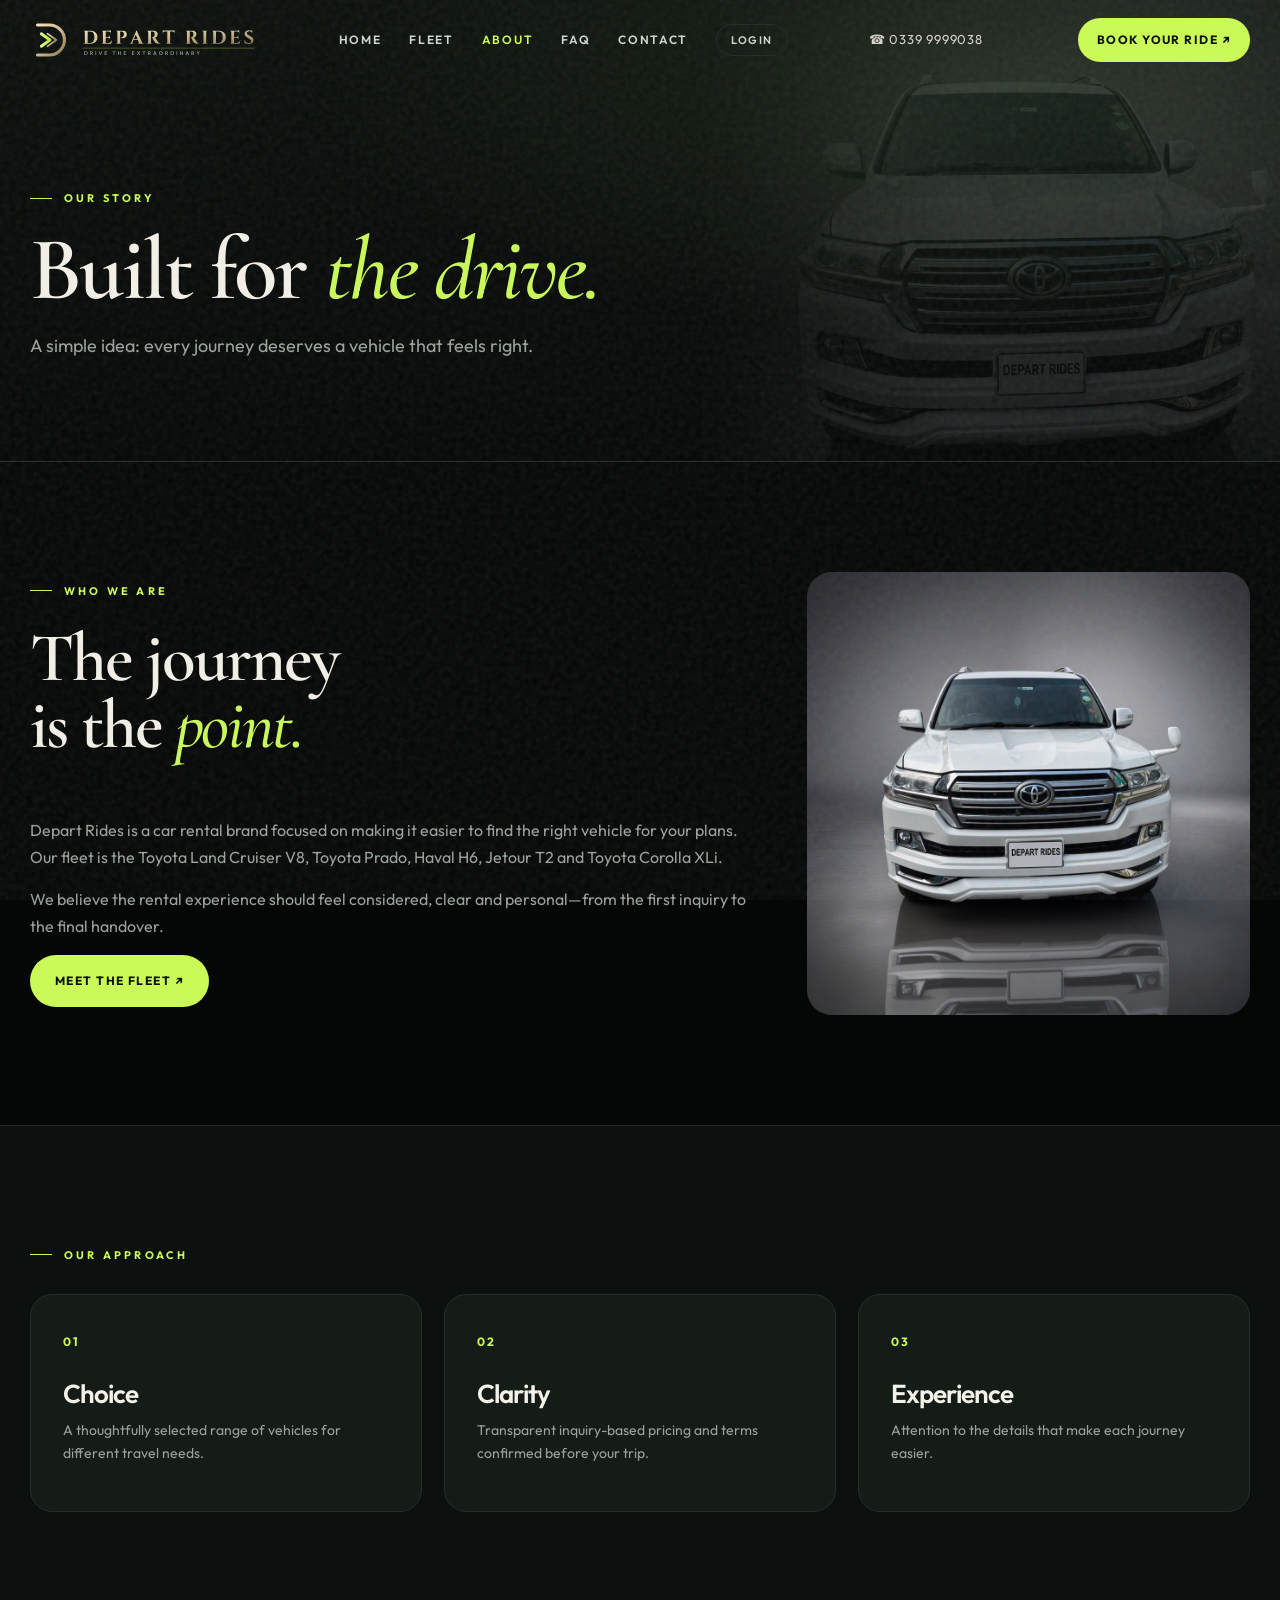
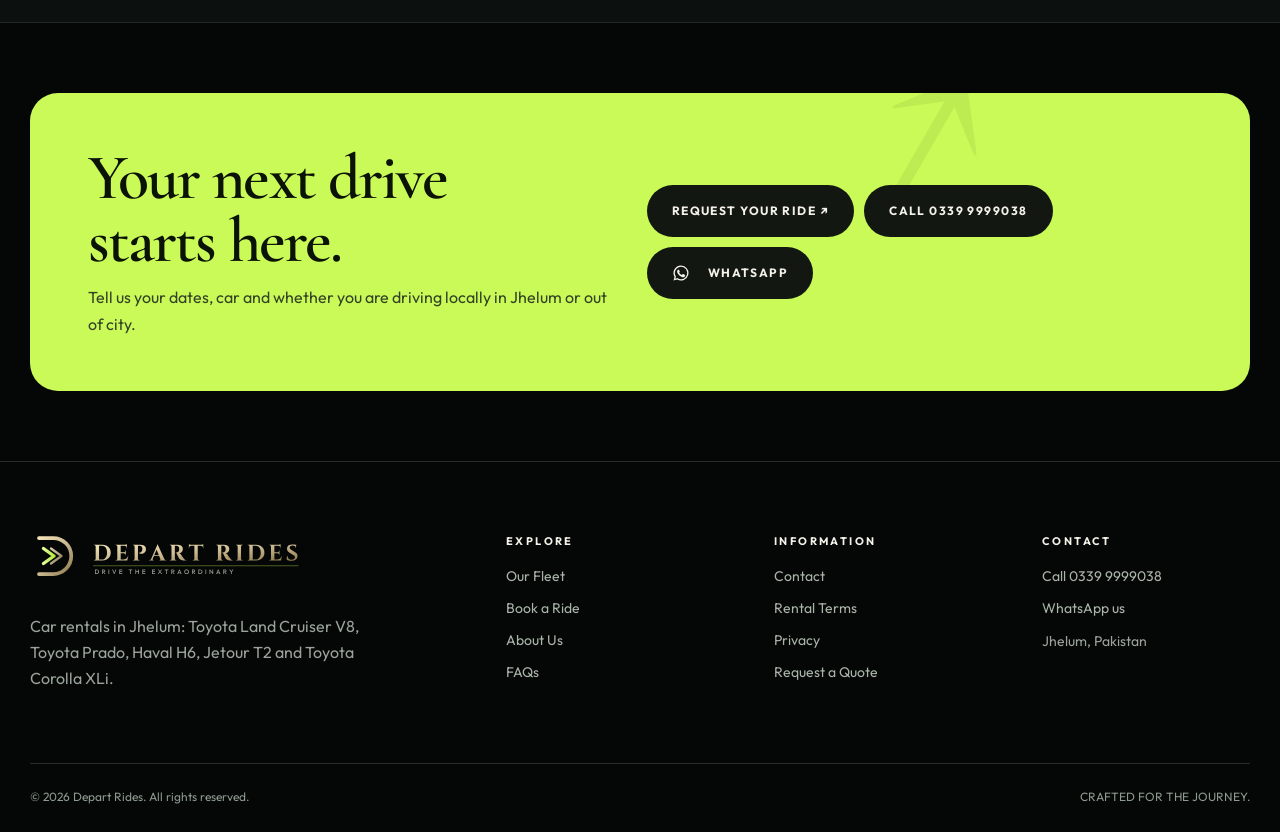
<file: about.html>
<!doctype html><html lang="en"><head><meta charset="utf-8"><meta name="viewport" content="width=device-width,initial-scale=1"><meta name="theme-color" content="#050706"><meta name="description" content="Depart Rides — car rentals in Jhelum featuring Toyota Land Cruiser V8, Prado, Haval H6, Jetour T2 and Corolla XLi."><link rel="icon" href="favicon.svg" type="image/svg+xml"><link rel="icon" href="favicon.ico" sizes="any"><link rel="apple-touch-icon" href="apple-touch-icon.png">
<link rel="stylesheet" href="assets/style.css?v=20261024f"><link rel="canonical" href="https://departrides.com/about.html"><meta property="og:type" content="website"><meta property="og:site_name" content="Depart Rides"><meta property="og:title" content="About Us | Depart Rides"><meta property="og:description" content="Depart Rides — car rentals in Jhelum featuring Toyota Land Cruiser V8, Prado, Haval H6, Jetour T2 and Corolla XLi."><meta property="og:url" content="https://departrides.com/about.html"><meta property="og:image" content="https://departrides.com/assets/fleet-reel-poster.jpg"><title>About Us | Depart Rides</title><script type="application/ld+json">{"@context": "https://schema.org", "@type": "AutoRental", "name": "Depart Rides", "url": "https://departrides.com/", "telephone": "+92 339 9999038", "image": "https://departrides.com/assets/fleet-reel-poster.jpg", "priceRange": "Rs 10,000 – 25,000 per day", "address": {"@type": "PostalAddress", "addressLocality": "Jhelum", "addressRegion": "Punjab", "addressCountry": "PK"}, "areaServed": "Jhelum", "contactPoint": {"@type": "ContactPoint", "telephone": "+92 339 9999038", "contactType": "reservations", "availableLanguage": ["en", "ur"]}}</script></head><body data-page="about"><div id="app"></div><script src="assets/app.js?v=20261024f" defer></script>
<script src="assets/analytics.js?v=20261024f" defer></script></body></html>
</file>
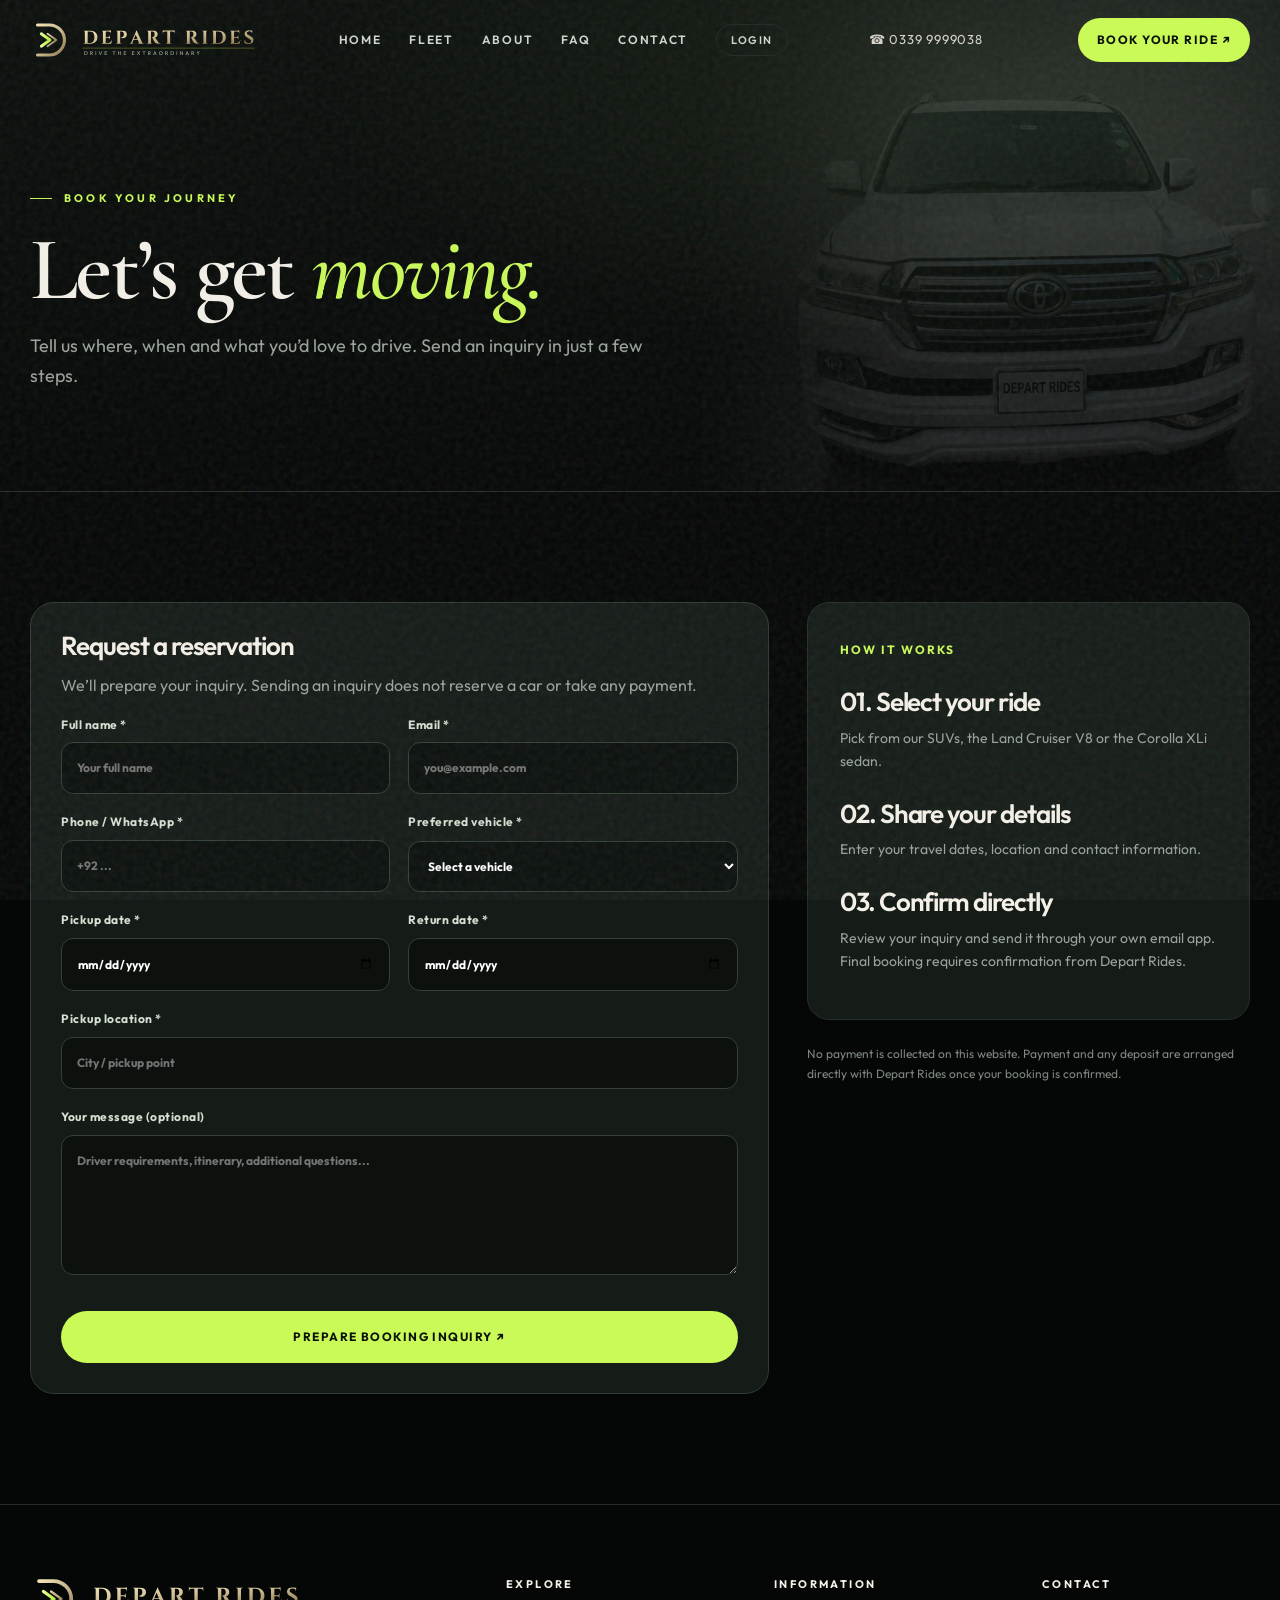
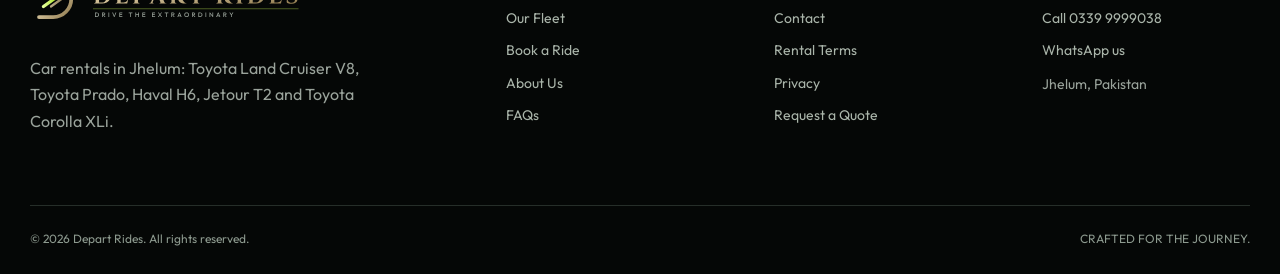
<file: booking.html>
<!doctype html><html lang="en"><head><meta charset="utf-8"><meta name="viewport" content="width=device-width,initial-scale=1"><meta name="theme-color" content="#050706"><meta name="description" content="Depart Rides — car rentals in Jhelum featuring Toyota Land Cruiser V8, Prado, Haval H6, Jetour T2 and Corolla XLi."><link rel="icon" href="favicon.svg" type="image/svg+xml"><link rel="icon" href="favicon.ico" sizes="any"><link rel="apple-touch-icon" href="apple-touch-icon.png">
<link rel="stylesheet" href="assets/style.css?v=20261024f"><link rel="canonical" href="https://departrides.com/booking.html"><meta property="og:type" content="website"><meta property="og:site_name" content="Depart Rides"><meta property="og:title" content="Book a Ride | Depart Rides"><meta property="og:description" content="Depart Rides — car rentals in Jhelum featuring Toyota Land Cruiser V8, Prado, Haval H6, Jetour T2 and Corolla XLi."><meta property="og:url" content="https://departrides.com/booking.html"><meta property="og:image" content="https://departrides.com/assets/fleet-reel-poster.jpg"><title>Book a Ride | Depart Rides</title><script type="application/ld+json">{"@context": "https://schema.org", "@type": "AutoRental", "name": "Depart Rides", "url": "https://departrides.com/", "telephone": "+92 339 9999038", "image": "https://departrides.com/assets/fleet-reel-poster.jpg", "priceRange": "Rs 10,000 – 25,000 per day", "address": {"@type": "PostalAddress", "addressLocality": "Jhelum", "addressRegion": "Punjab", "addressCountry": "PK"}, "areaServed": "Jhelum", "contactPoint": {"@type": "ContactPoint", "telephone": "+92 339 9999038", "contactType": "reservations", "availableLanguage": ["en", "ur"]}}</script></head><body data-page="booking"><div id="app"></div><script src="assets/app.js?v=20261024f" defer></script>
<script src="assets/analytics.js?v=20261024f" defer></script></body></html>
</file>
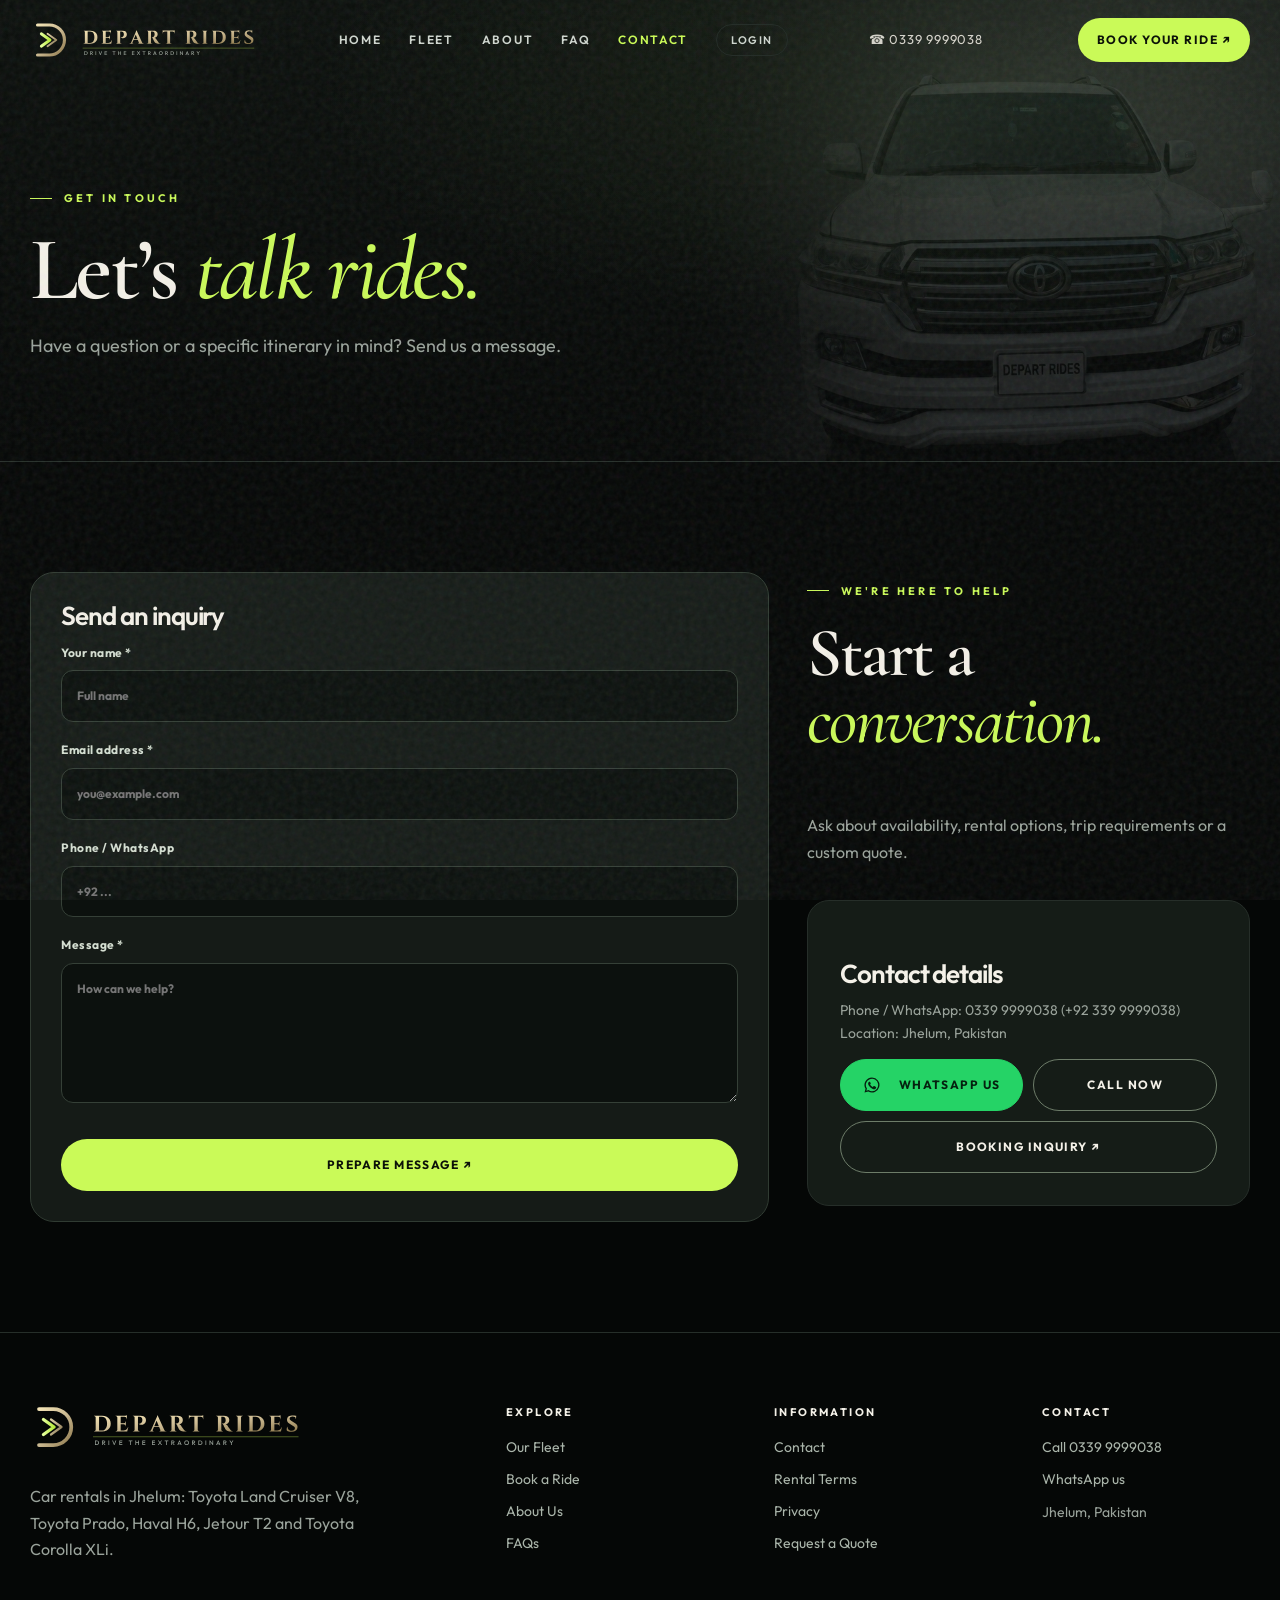
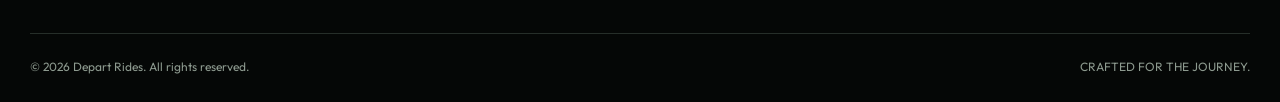
<file: contact.html>
<!doctype html><html lang="en"><head><meta charset="utf-8"><meta name="viewport" content="width=device-width,initial-scale=1"><meta name="theme-color" content="#050706"><meta name="description" content="Depart Rides — car rentals in Jhelum featuring Toyota Land Cruiser V8, Prado, Haval H6, Jetour T2 and Corolla XLi."><link rel="icon" href="favicon.svg" type="image/svg+xml"><link rel="icon" href="favicon.ico" sizes="any"><link rel="apple-touch-icon" href="apple-touch-icon.png">
<link rel="stylesheet" href="assets/style.css?v=20261024f"><link rel="canonical" href="https://departrides.com/contact.html"><meta property="og:type" content="website"><meta property="og:site_name" content="Depart Rides"><meta property="og:title" content="Contact | Depart Rides"><meta property="og:description" content="Depart Rides — car rentals in Jhelum featuring Toyota Land Cruiser V8, Prado, Haval H6, Jetour T2 and Corolla XLi."><meta property="og:url" content="https://departrides.com/contact.html"><meta property="og:image" content="https://departrides.com/assets/fleet-reel-poster.jpg"><title>Contact | Depart Rides</title><script type="application/ld+json">{"@context": "https://schema.org", "@type": "AutoRental", "name": "Depart Rides", "url": "https://departrides.com/", "telephone": "+92 339 9999038", "image": "https://departrides.com/assets/fleet-reel-poster.jpg", "priceRange": "Rs 10,000 – 25,000 per day", "address": {"@type": "PostalAddress", "addressLocality": "Jhelum", "addressRegion": "Punjab", "addressCountry": "PK"}, "areaServed": "Jhelum", "contactPoint": {"@type": "ContactPoint", "telephone": "+92 339 9999038", "contactType": "reservations", "availableLanguage": ["en", "ur"]}}</script></head><body data-page="contact"><div id="app"></div><script src="assets/app.js?v=20261024f" defer></script>
<script src="assets/analytics.js?v=20261024f" defer></script></body></html>
</file>
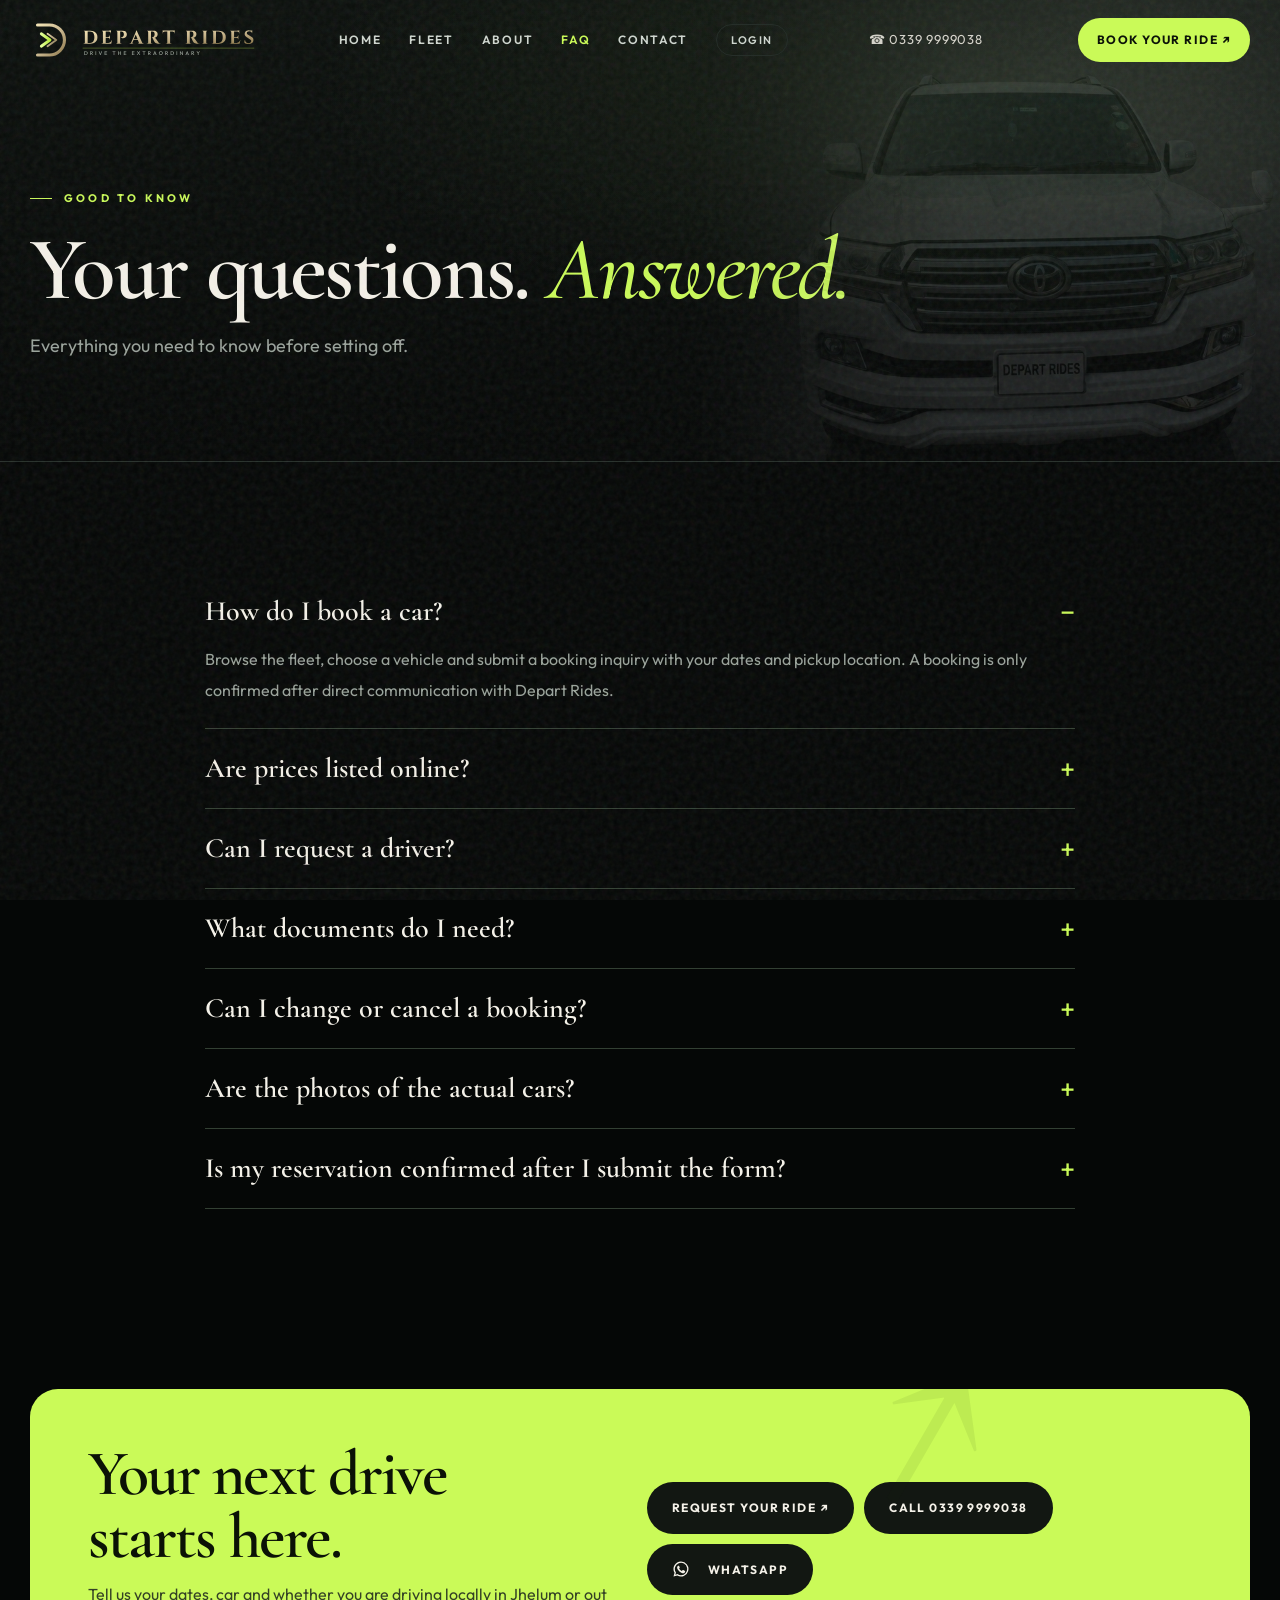
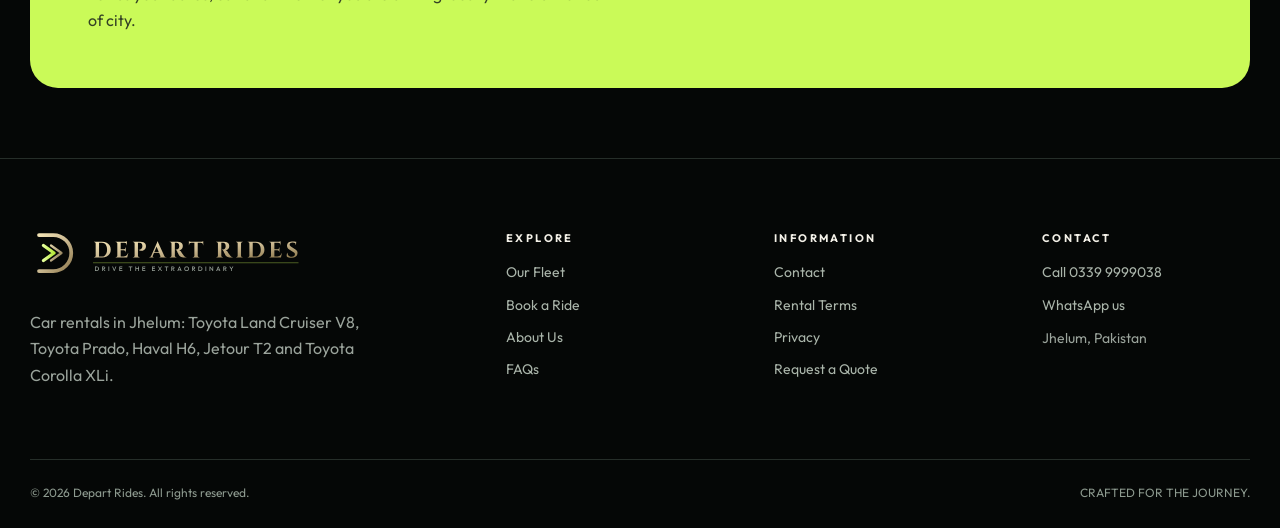
<file: faq.html>
<!doctype html><html lang="en"><head><meta charset="utf-8"><meta name="viewport" content="width=device-width,initial-scale=1"><meta name="theme-color" content="#050706"><meta name="description" content="Depart Rides — car rentals in Jhelum featuring Toyota Land Cruiser V8, Prado, Haval H6, Jetour T2 and Corolla XLi."><link rel="icon" href="favicon.svg" type="image/svg+xml"><link rel="icon" href="favicon.ico" sizes="any"><link rel="apple-touch-icon" href="apple-touch-icon.png">
<link rel="stylesheet" href="assets/style.css?v=20261024f"><link rel="canonical" href="https://departrides.com/faq.html"><meta property="og:type" content="website"><meta property="og:site_name" content="Depart Rides"><meta property="og:title" content="FAQs | Depart Rides"><meta property="og:description" content="Depart Rides — car rentals in Jhelum featuring Toyota Land Cruiser V8, Prado, Haval H6, Jetour T2 and Corolla XLi."><meta property="og:url" content="https://departrides.com/faq.html"><meta property="og:image" content="https://departrides.com/assets/fleet-reel-poster.jpg"><title>FAQs | Depart Rides</title><script type="application/ld+json">{"@context": "https://schema.org", "@type": "AutoRental", "name": "Depart Rides", "url": "https://departrides.com/", "telephone": "+92 339 9999038", "image": "https://departrides.com/assets/fleet-reel-poster.jpg", "priceRange": "Rs 10,000 – 25,000 per day", "address": {"@type": "PostalAddress", "addressLocality": "Jhelum", "addressRegion": "Punjab", "addressCountry": "PK"}, "areaServed": "Jhelum", "contactPoint": {"@type": "ContactPoint", "telephone": "+92 339 9999038", "contactType": "reservations", "availableLanguage": ["en", "ur"]}}</script></head><body data-page="faq"><div id="app"></div><script src="assets/app.js?v=20261024f" defer></script>
<script src="assets/analytics.js?v=20261024f" defer></script></body></html>
</file>
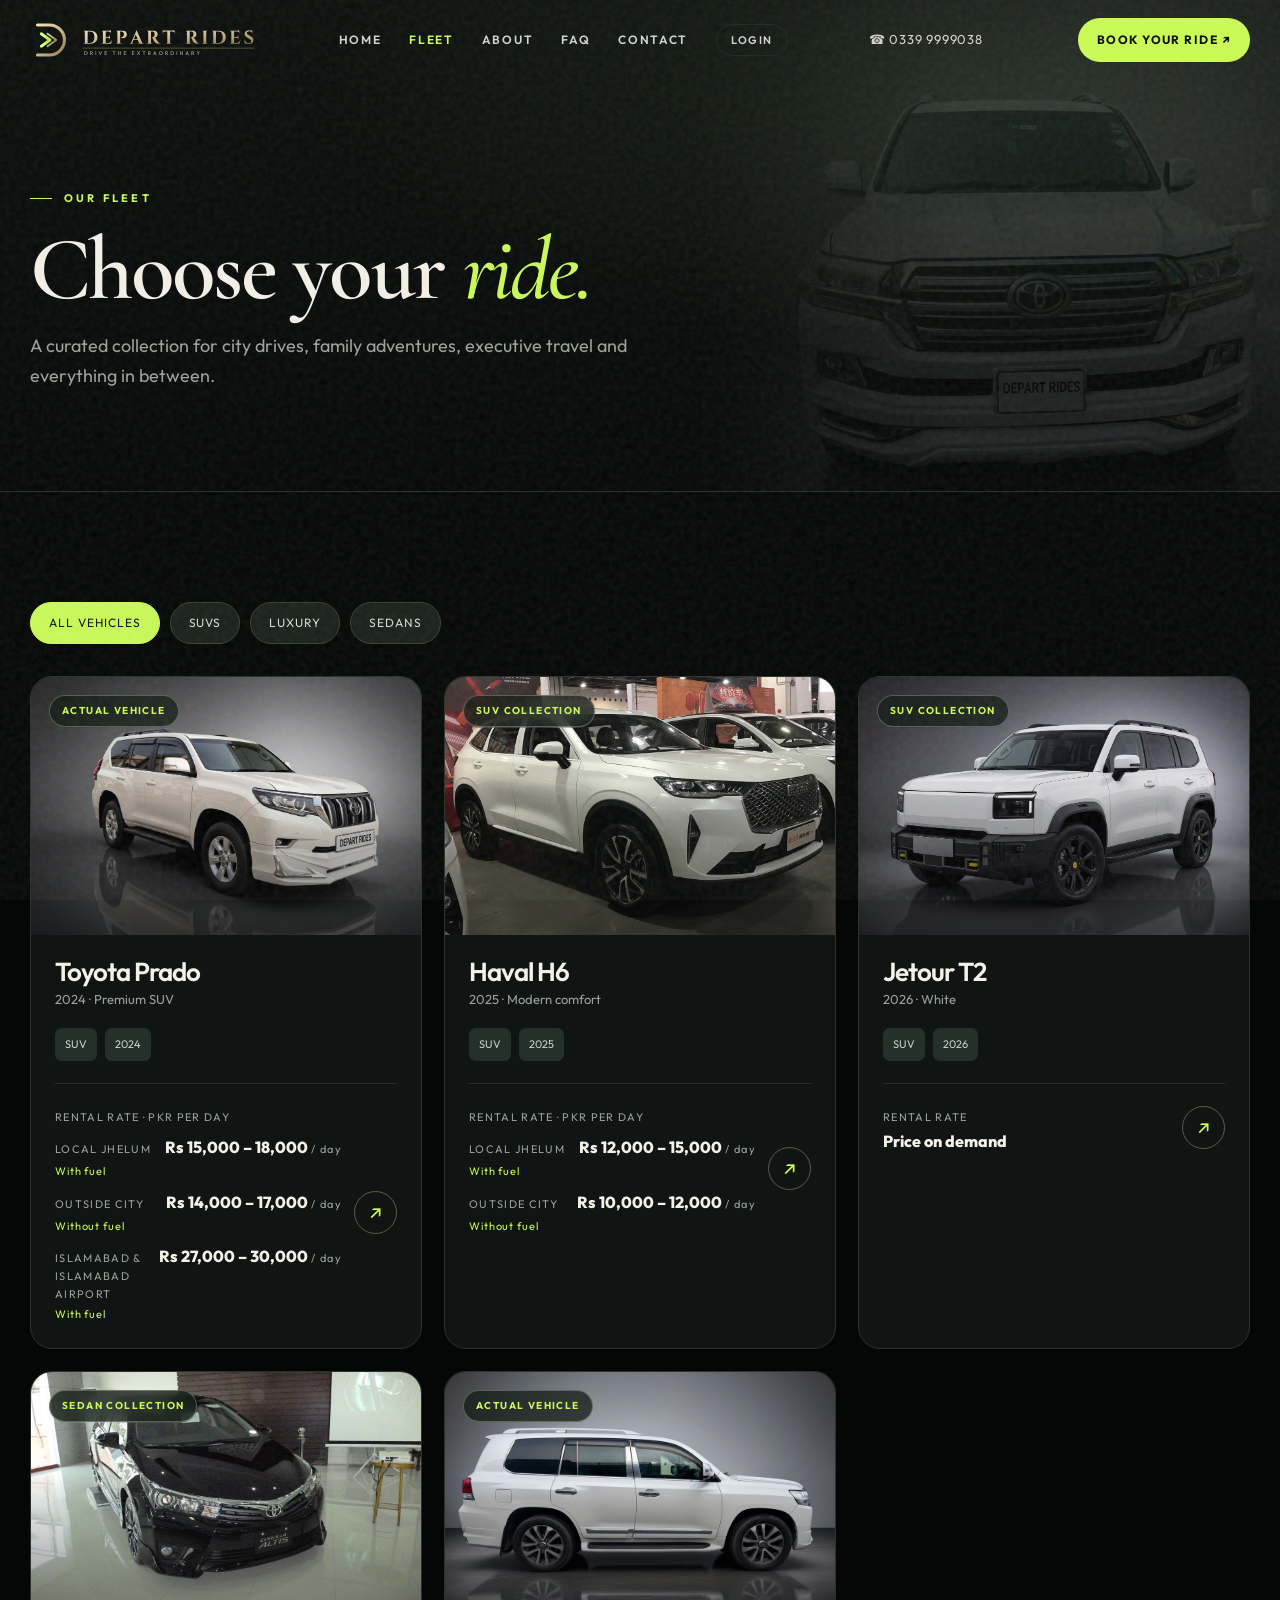
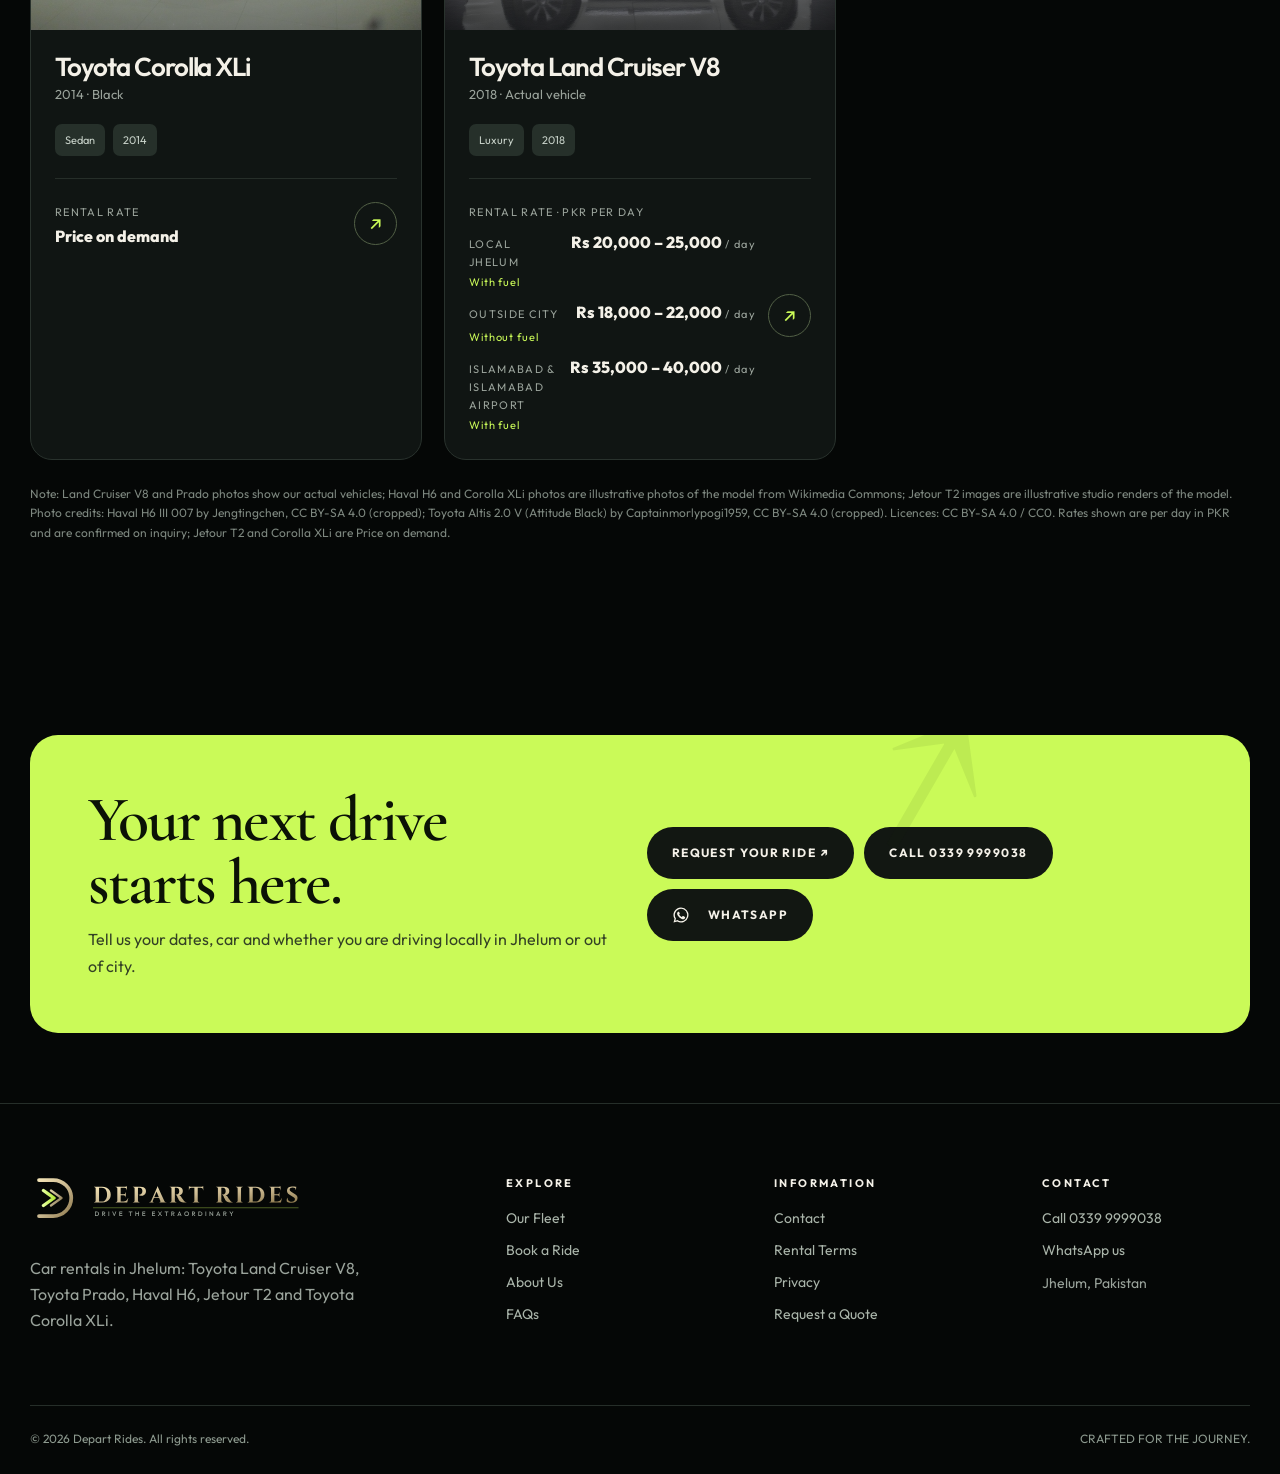
<file: fleet.html>
<!doctype html><html lang="en"><head><meta charset="utf-8"><meta name="viewport" content="width=device-width,initial-scale=1"><meta name="theme-color" content="#050706"><meta name="description" content="Depart Rides — car rentals in Jhelum featuring Toyota Land Cruiser V8, Prado, Haval H6, Jetour T2 and Corolla XLi."><link rel="icon" href="favicon.svg" type="image/svg+xml"><link rel="icon" href="favicon.ico" sizes="any"><link rel="apple-touch-icon" href="apple-touch-icon.png">
<link rel="stylesheet" href="assets/style.css?v=20261024f"><link rel="canonical" href="https://departrides.com/fleet.html"><meta property="og:type" content="website"><meta property="og:site_name" content="Depart Rides"><meta property="og:title" content="Our Fleet | Depart Rides"><meta property="og:description" content="Depart Rides — car rentals in Jhelum featuring Toyota Land Cruiser V8, Prado, Haval H6, Jetour T2 and Corolla XLi."><meta property="og:url" content="https://departrides.com/fleet.html"><meta property="og:image" content="https://departrides.com/assets/fleet-reel-poster.jpg"><title>Our Fleet | Depart Rides</title><script type="application/ld+json">{"@context": "https://schema.org", "@type": "AutoRental", "name": "Depart Rides", "url": "https://departrides.com/", "telephone": "+92 339 9999038", "image": "https://departrides.com/assets/fleet-reel-poster.jpg", "priceRange": "Rs 10,000 – 25,000 per day", "address": {"@type": "PostalAddress", "addressLocality": "Jhelum", "addressRegion": "Punjab", "addressCountry": "PK"}, "areaServed": "Jhelum", "contactPoint": {"@type": "ContactPoint", "telephone": "+92 339 9999038", "contactType": "reservations", "availableLanguage": ["en", "ur"]}}</script></head><body data-page="fleet"><div id="app"></div><script src="assets/app.js?v=20261024f" defer></script>
<script src="assets/analytics.js?v=20261024f" defer></script></body></html>
</file>
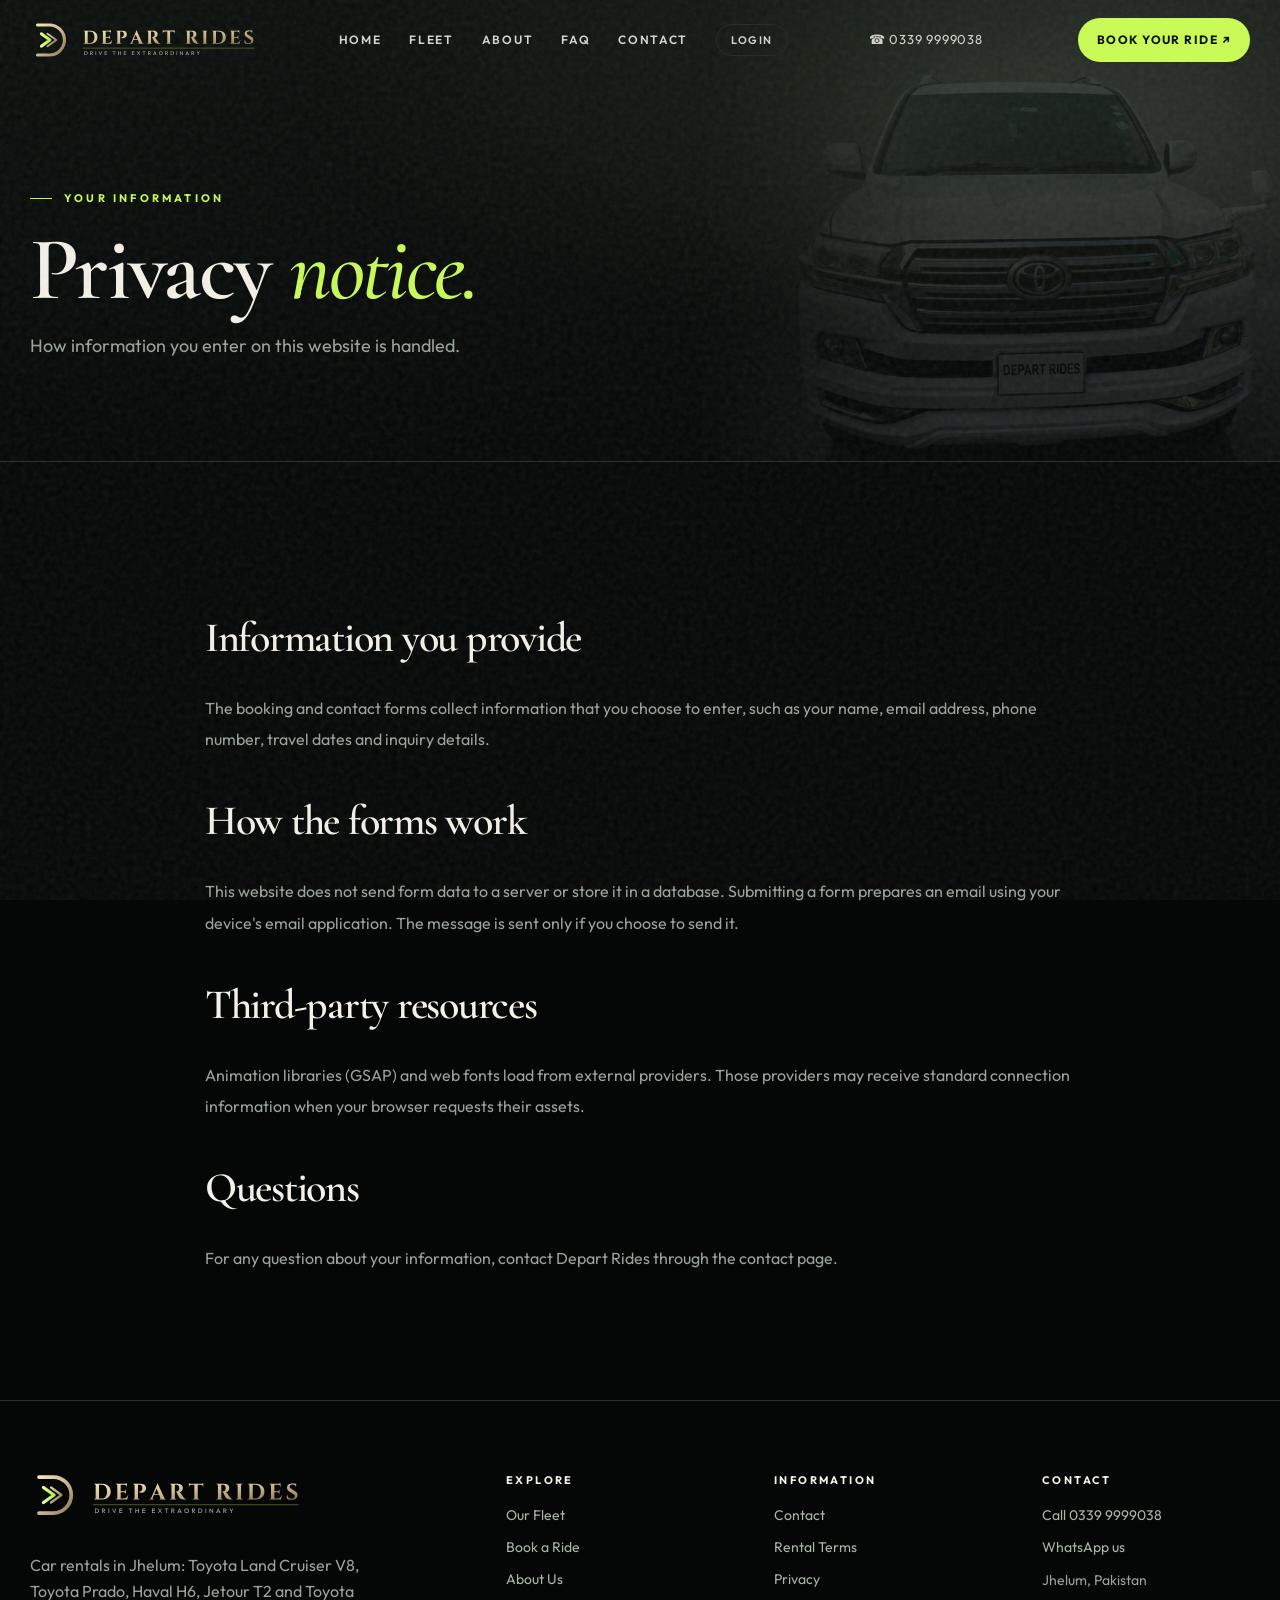
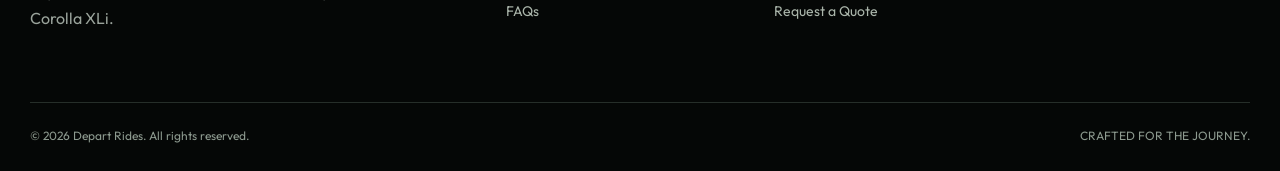
<file: privacy.html>
<!doctype html><html lang="en"><head><meta charset="utf-8"><meta name="viewport" content="width=device-width,initial-scale=1"><meta name="theme-color" content="#050706"><meta name="description" content="Depart Rides — car rentals in Jhelum featuring Toyota Land Cruiser V8, Prado, Haval H6, Jetour T2 and Corolla XLi."><link rel="icon" href="favicon.svg" type="image/svg+xml"><link rel="icon" href="favicon.ico" sizes="any"><link rel="apple-touch-icon" href="apple-touch-icon.png">
<link rel="stylesheet" href="assets/style.css?v=20261024f"><link rel="canonical" href="https://departrides.com/privacy.html"><meta property="og:type" content="website"><meta property="og:site_name" content="Depart Rides"><meta property="og:title" content="Privacy | Depart Rides"><meta property="og:description" content="Depart Rides — car rentals in Jhelum featuring Toyota Land Cruiser V8, Prado, Haval H6, Jetour T2 and Corolla XLi."><meta property="og:url" content="https://departrides.com/privacy.html"><meta property="og:image" content="https://departrides.com/assets/fleet-reel-poster.jpg"><title>Privacy | Depart Rides</title><script type="application/ld+json">{"@context": "https://schema.org", "@type": "AutoRental", "name": "Depart Rides", "url": "https://departrides.com/", "telephone": "+92 339 9999038", "image": "https://departrides.com/assets/fleet-reel-poster.jpg", "priceRange": "Rs 10,000 – 25,000 per day", "address": {"@type": "PostalAddress", "addressLocality": "Jhelum", "addressRegion": "Punjab", "addressCountry": "PK"}, "areaServed": "Jhelum", "contactPoint": {"@type": "ContactPoint", "telephone": "+92 339 9999038", "contactType": "reservations", "availableLanguage": ["en", "ur"]}}</script></head><body data-page="privacy"><div id="app"></div><script src="assets/app.js?v=20261024f" defer></script>
<script src="assets/analytics.js?v=20261024f" defer></script></body></html>
</file>
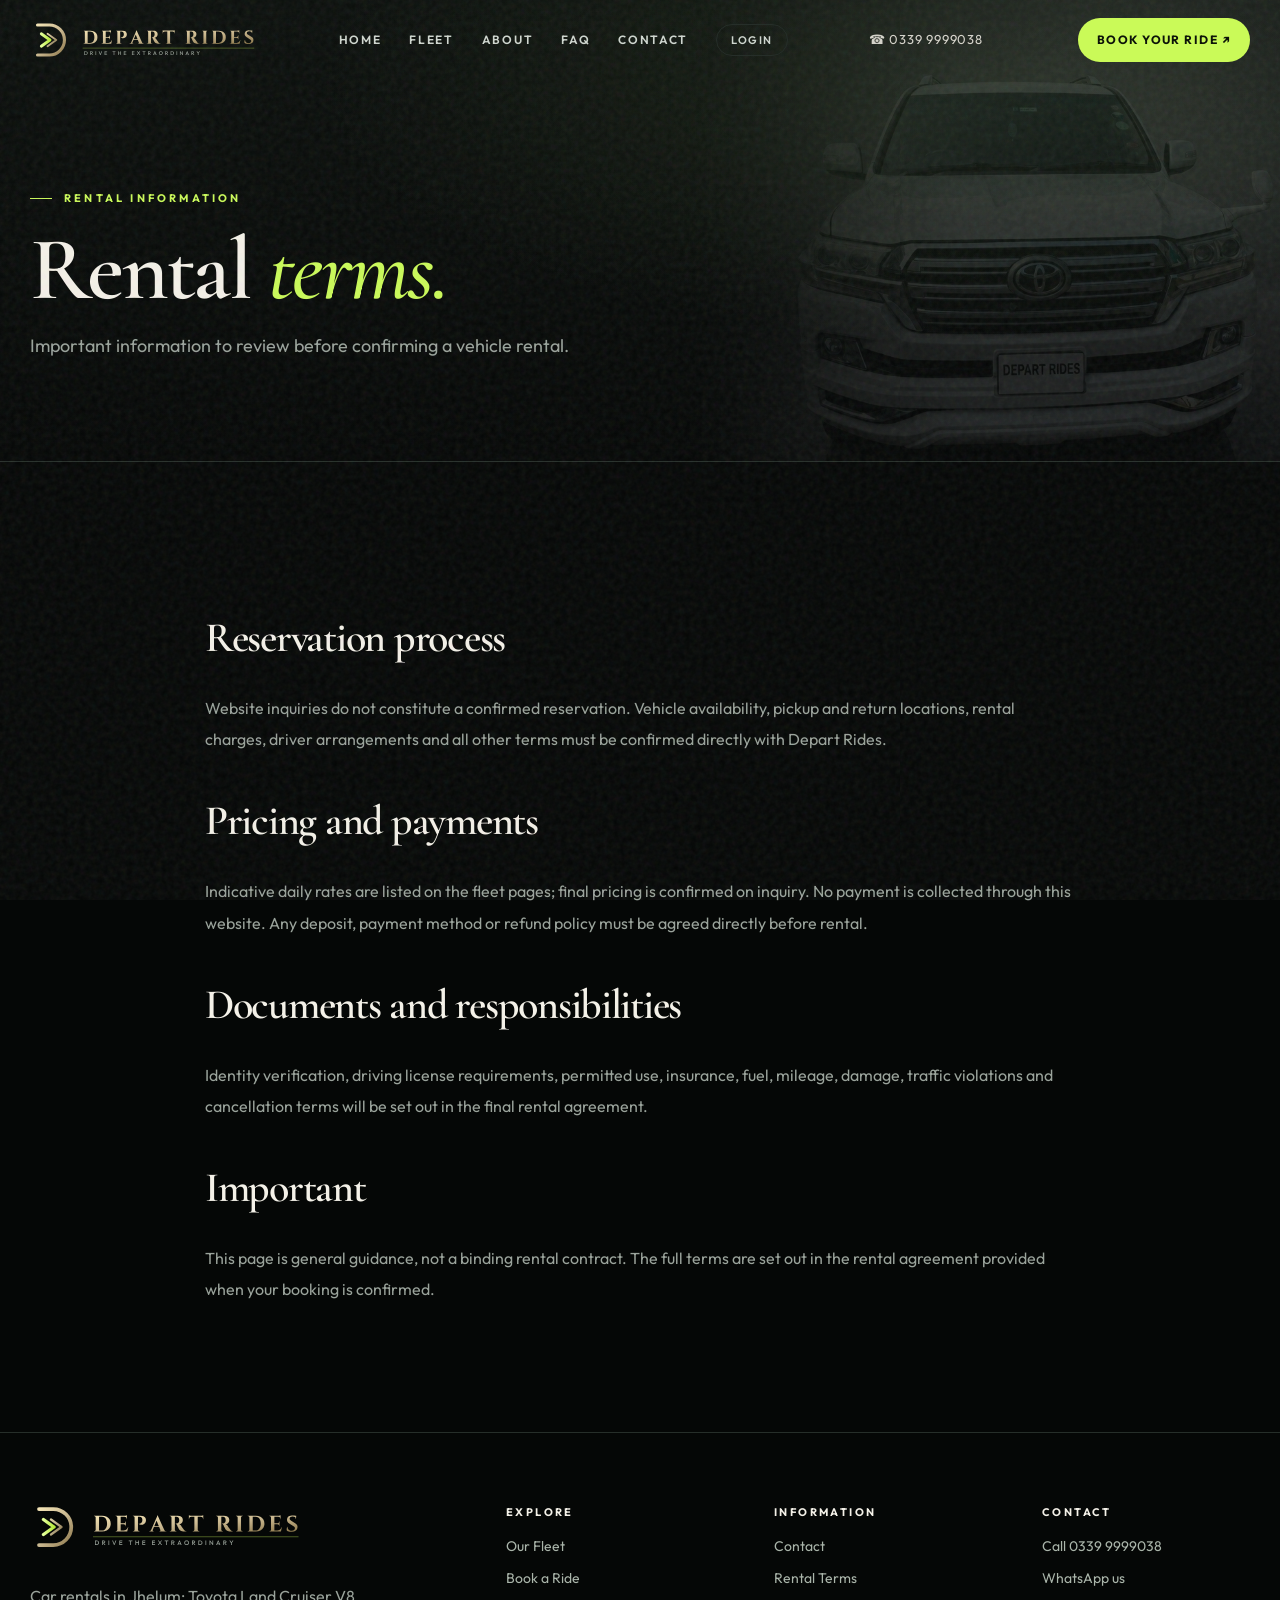
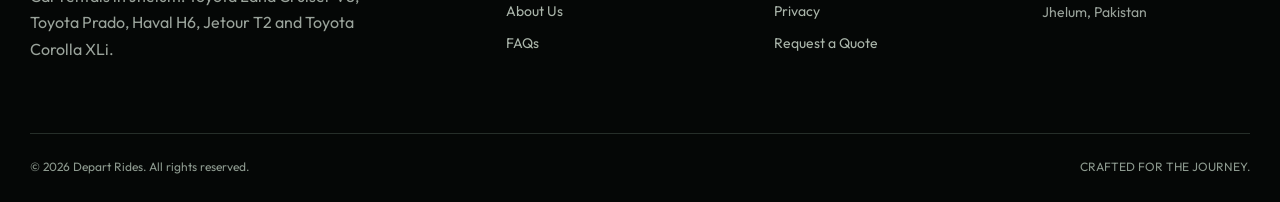
<file: terms.html>
<!doctype html><html lang="en"><head><meta charset="utf-8"><meta name="viewport" content="width=device-width,initial-scale=1"><meta name="theme-color" content="#050706"><meta name="description" content="Depart Rides — car rentals in Jhelum featuring Toyota Land Cruiser V8, Prado, Haval H6, Jetour T2 and Corolla XLi."><link rel="icon" href="favicon.svg" type="image/svg+xml"><link rel="icon" href="favicon.ico" sizes="any"><link rel="apple-touch-icon" href="apple-touch-icon.png">
<link rel="stylesheet" href="assets/style.css?v=20261024f"><link rel="canonical" href="https://departrides.com/terms.html"><meta property="og:type" content="website"><meta property="og:site_name" content="Depart Rides"><meta property="og:title" content="Rental Terms | Depart Rides"><meta property="og:description" content="Depart Rides — car rentals in Jhelum featuring Toyota Land Cruiser V8, Prado, Haval H6, Jetour T2 and Corolla XLi."><meta property="og:url" content="https://departrides.com/terms.html"><meta property="og:image" content="https://departrides.com/assets/fleet-reel-poster.jpg"><title>Rental Terms | Depart Rides</title><script type="application/ld+json">{"@context": "https://schema.org", "@type": "AutoRental", "name": "Depart Rides", "url": "https://departrides.com/", "telephone": "+92 339 9999038", "image": "https://departrides.com/assets/fleet-reel-poster.jpg", "priceRange": "Rs 10,000 – 25,000 per day", "address": {"@type": "PostalAddress", "addressLocality": "Jhelum", "addressRegion": "Punjab", "addressCountry": "PK"}, "areaServed": "Jhelum", "contactPoint": {"@type": "ContactPoint", "telephone": "+92 339 9999038", "contactType": "reservations", "availableLanguage": ["en", "ur"]}}</script></head><body data-page="terms"><div id="app"></div><script src="assets/app.js?v=20261024f" defer></script>
<script src="assets/analytics.js?v=20261024f" defer></script></body></html>
</file>
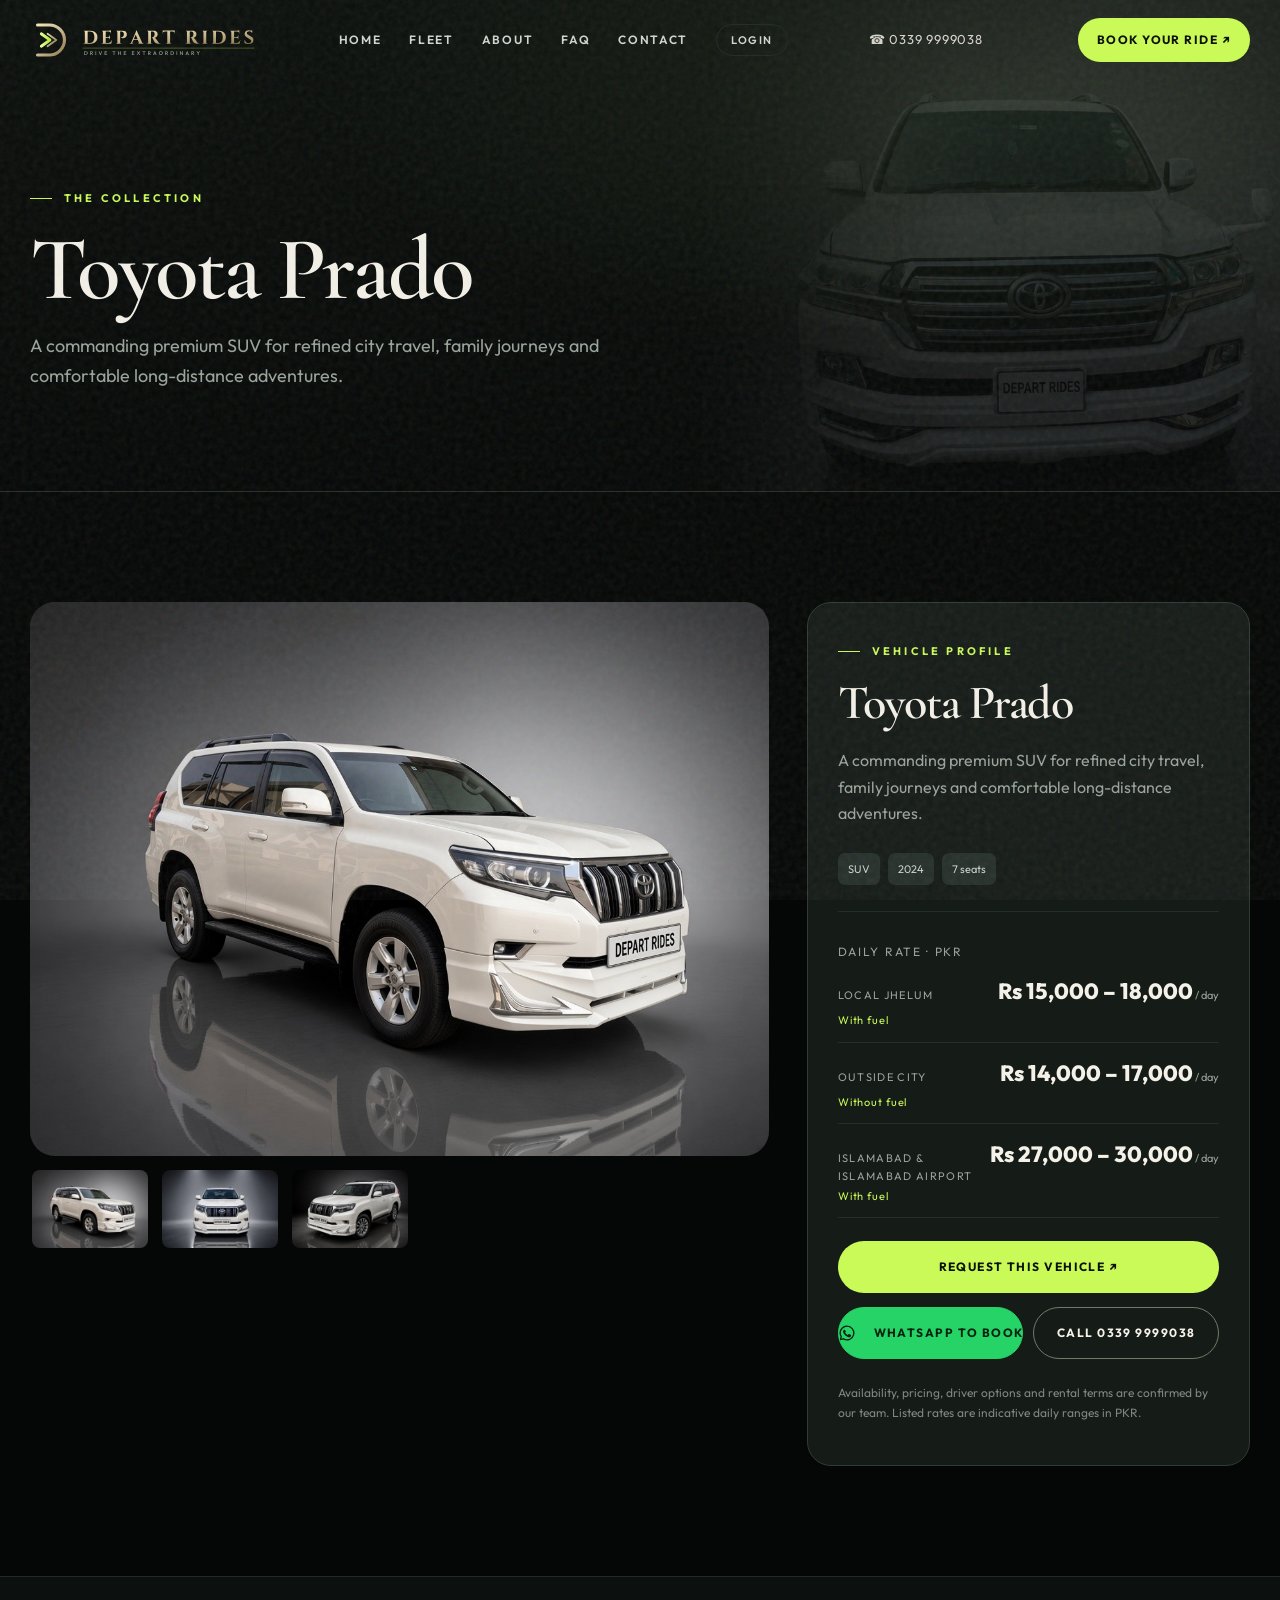
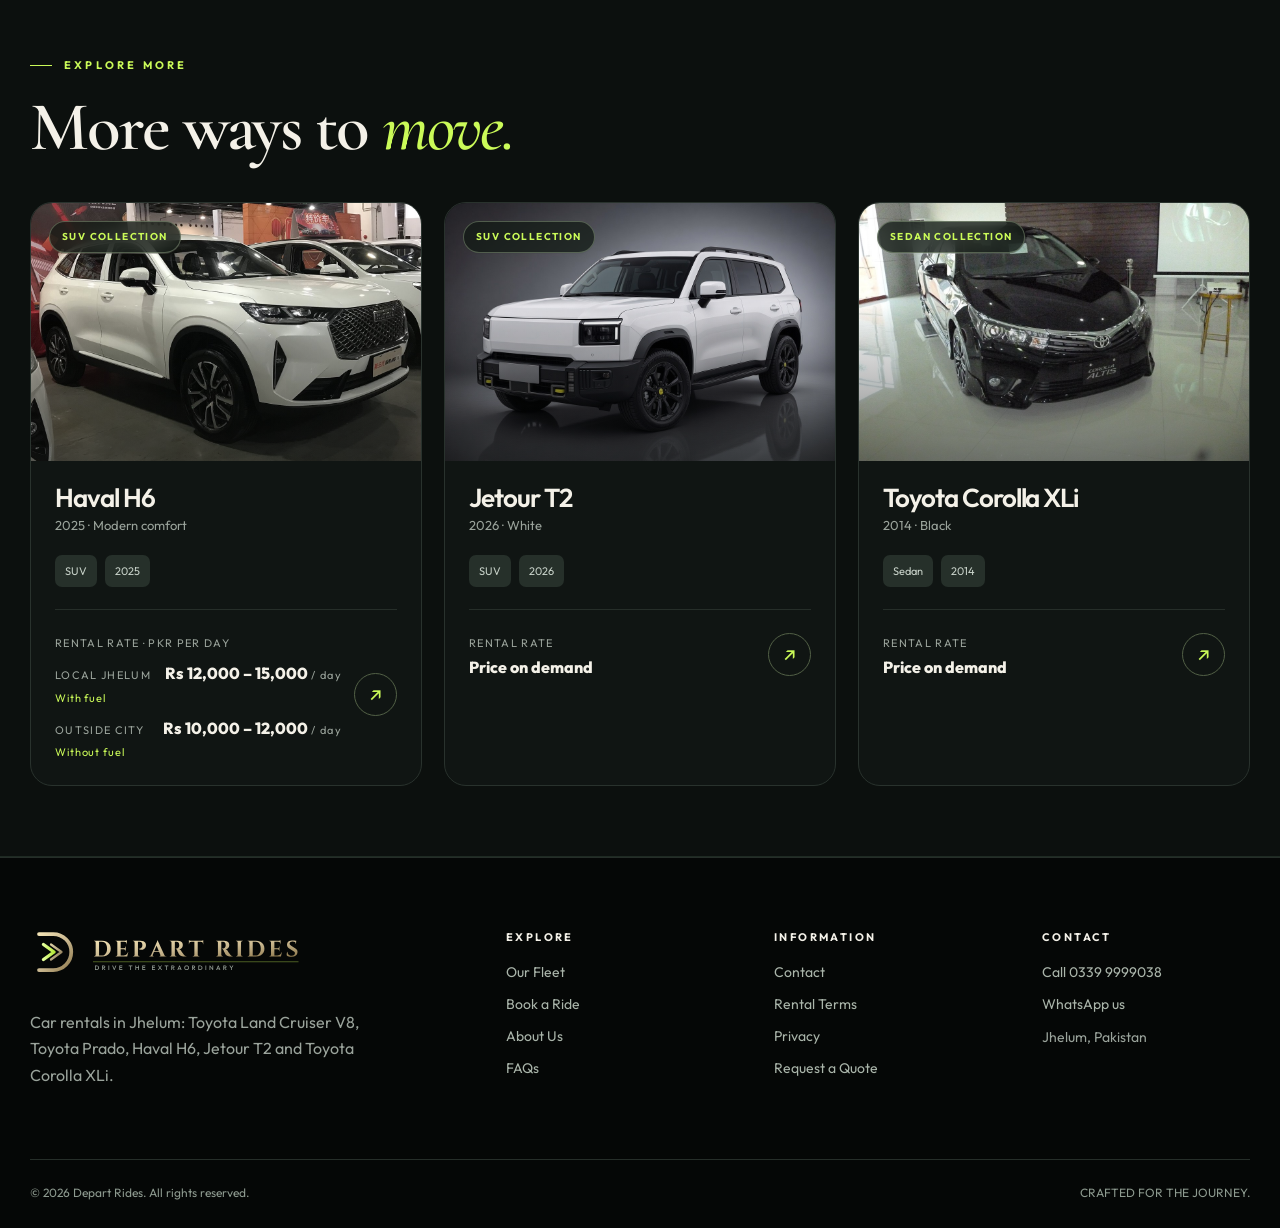
<file: vehicle.html>
<!doctype html><html lang="en"><head><meta charset="utf-8"><meta name="viewport" content="width=device-width,initial-scale=1"><meta name="theme-color" content="#050706"><meta name="description" content="Depart Rides — car rentals in Jhelum featuring Toyota Land Cruiser V8, Prado, Haval H6, Jetour T2 and Corolla XLi."><link rel="icon" href="favicon.svg" type="image/svg+xml"><link rel="icon" href="favicon.ico" sizes="any"><link rel="apple-touch-icon" href="apple-touch-icon.png">
<link rel="stylesheet" href="assets/style.css?v=20261024f"><link rel="canonical" href="https://departrides.com/vehicle.html"><meta property="og:type" content="website"><meta property="og:site_name" content="Depart Rides"><meta property="og:title" content="Vehicle | Depart Rides"><meta property="og:description" content="Depart Rides — car rentals in Jhelum featuring Toyota Land Cruiser V8, Prado, Haval H6, Jetour T2 and Corolla XLi."><meta property="og:url" content="https://departrides.com/vehicle.html"><meta property="og:image" content="https://departrides.com/assets/fleet-reel-poster.jpg"><title>Vehicle | Depart Rides</title><script type="application/ld+json">{"@context": "https://schema.org", "@type": "AutoRental", "name": "Depart Rides", "url": "https://departrides.com/", "telephone": "+92 339 9999038", "image": "https://departrides.com/assets/fleet-reel-poster.jpg", "priceRange": "Rs 10,000 – 25,000 per day", "address": {"@type": "PostalAddress", "addressLocality": "Jhelum", "addressRegion": "Punjab", "addressCountry": "PK"}, "areaServed": "Jhelum", "contactPoint": {"@type": "ContactPoint", "telephone": "+92 339 9999038", "contactType": "reservations", "availableLanguage": ["en", "ur"]}}</script></head><body data-page="vehicle"><div id="app"></div><script src="assets/app.js?v=20261024f" defer></script>
<script src="assets/analytics.js?v=20261024f" defer></script></body></html>
</file>
<file: assets/style.css>
@import url('https://fonts.googleapis.com/css2?family=Cormorant+Garamond:ital,wght@0,500;0,600;0,700;1,500;1,600&family=Outfit:wght@300;400;500;600;700;800&display=swap');

:root {
  --bg: #050706;
  --bg2: #0a0e0c;
  --panel: #101513;
  --panel2: #161c19;
  --line: #262e29;
  --ink: #f4f1e8;
  --muted: #9aa39b;
  --lime: #cafa58;
  --gold: #cbb991;
  --radius: 22px;
  --nav-h: 86px;
}

* { box-sizing: border-box; }
html { scroll-behavior: smooth; }
body {
  margin: 0;
  background: var(--bg);
  color: var(--ink);
  font: 16px/1.65 Outfit, sans-serif;
  overflow-x: hidden;
}
body:before {
  content: '';
  position: fixed;
  inset: 0;
  pointer-events: none;
  z-index: 40;
  opacity: .08;
  background-image: url("data:image/svg+xml,%3Csvg viewBox='0 0 180 180' xmlns='http://www.w3.org/2000/svg'%3E%3Cfilter id='n'%3E%3CfeTurbulence type='fractalNoise' baseFrequency='.85' numOctaves='3' stitchTiles='stitch'/%3E%3C/filter%3E%3Crect width='100%25' height='100%25' filter='url(%23n)'/%3E%3C/svg%3E");
}
a { color: inherit; text-decoration: none; }
button, input, select, textarea { font: inherit; }
button { cursor: pointer; }
img { max-width: 100%; display: block; }
.wrap { width: min(1220px, calc(100% - 48px)); margin: auto; }

.nav {
  position: fixed;
  top: 0; left: 0; right: 0;
  z-index: 100;
  padding: 18px 0;
  transition: background .4s, padding .4s, border-color .4s;
  border-bottom: 1px solid transparent;
}
.nav.scrolled {
  background: #050706f0;
  backdrop-filter: blur(22px);
  border-color: #24302a;
  padding: 11px 0;
}
.nav-in { display: flex; align-items: center; justify-content: space-between; gap: 22px; }
.brand {
  font: 800 22px Outfit, sans-serif;
  letter-spacing: .12em;
  line-height: 1;
}
.brand span { color: var(--lime); letter-spacing: 0; }
.brand small {
  display: block;
  font: 500 8px Outfit, sans-serif;
  letter-spacing: 4.2px;
  margin-top: 7px;
  color: #8f988f;
}
.links { display: flex; gap: 28px; align-items: center; }
.links a {
  font-size: 12px;
  font-weight: 600;
  letter-spacing: .14em;
  text-transform: uppercase;
  color: #cfd6cf;
  transition: color .2s;
}
.links a:hover, .links a.active { color: var(--lime); }
.menu-btn {
  display: none;
  background: none;
  color: var(--ink);
  border: 1px solid var(--line);
  padding: 9px 13px;
  border-radius: 10px;
}
.btn {
  display: inline-flex;
  align-items: center;
  justify-content: center;
  gap: 12px;
  padding: 15px 24px;
  border-radius: 100px;
  border: 1px solid transparent;
  background: var(--lime);
  color: #0c1208;
  font-weight: 700;
  font-size: 12px;
  letter-spacing: .12em;
  text-transform: uppercase;
  position: relative;
  overflow: hidden;
  transition: transform .3s, box-shadow .3s, background .3s;
}
.btn:hover { transform: translateY(-3px); box-shadow: 0 12px 35px #cafa5838; }
.btn:active { transform: translateY(0); }
.btn.outline { color: var(--ink); border-color: #6d7c69; background: transparent; }
.btn.outline:hover { background: #1b241c; }
.btn.dark { background: #121712; color: var(--ink); }
.btn.sm { padding: 11px 18px; }

.eyebrow {
  color: var(--lime);
  text-transform: uppercase;
  font-size: 11px;
  letter-spacing: 3.2px;
  font-weight: 700;
  display: inline-flex;
  align-items: center;
  gap: 12px;
}
.eyebrow:before { content: ''; width: 22px; height: 1px; background: var(--lime); }
h1, h2, h3, h4, p { margin-top: 0; }
h1, h2, h3 {
  font-family: 'Cormorant Garamond', Georgia, serif;
  line-height: .98;
  letter-spacing: -.03em;
  font-weight: 600;
}
h1 { font-size: clamp(64px, 9vw, 132px); }
h2 { font-size: clamp(40px, 5.4vw, 78px); }
h3 { font-size: 26px; font-family: Outfit, sans-serif; letter-spacing: -.04em; }
p { color: var(--muted); }
.accent { color: var(--lime); }
.italic { font-style: italic; font-weight: 500; }

.section { padding: 110px 0; }
.section.tight { padding: 70px 0; }
.section-top {
  display: flex;
  justify-content: space-between;
  align-items: end;
  gap: 30px;
  margin-bottom: 42px;
}
.section-top p { max-width: 390px; }
.grid { display: grid; gap: 22px; }
.grid-3 { grid-template-columns: repeat(3, 1fr); }
.grid-2 { grid-template-columns: repeat(2, 1fr); }

.vehicle {
  border: 1px solid #29322d;
  background: var(--panel);
  border-radius: var(--radius);
  overflow: hidden;
  position: relative;
  transition: transform .45s cubic-bezier(.2,.8,.2,1), border-color .3s, box-shadow .3s;
}
.vehicle:hover {
  transform: translateY(-10px);
  border-color: #9dc64b;
  box-shadow: 0 28px 75px #0008;
}
.vehicle-img { display: block; height: 258px; background: #1a221e; overflow: hidden; position: relative; }
.vehicle-img img {
  width: 100%; height: 100%;
  object-fit: cover;
  transition: transform .9s cubic-bezier(.2,.8,.2,1);
}
.vehicle:hover img { transform: scale(1.08); }
.vehicle-img:after {
  content: '';
  position: absolute;
  inset: 0;
  background: linear-gradient(0deg, #080a0a88, transparent 60%);
}
.badge {
  position: absolute;
  z-index: 1;
  top: 18px; left: 18px;
  border: 1px solid #d9f4c54a;
  background: #101813b8;
  backdrop-filter: blur(10px);
  padding: 7px 12px;
  border-radius: 100px;
  font-size: 10px;
  font-weight: 700;
  letter-spacing: 1.4px;
  color: var(--lime);
}
.vehicle-body { padding: 24px; }
.vehicle-body h3 { margin: 0 0 5px; }
.vehicle-body p { font-size: 13px; margin-bottom: 18px; }
.vehicle-meta { display: flex; gap: 8px; flex-wrap: wrap; margin-bottom: 22px; }
.vehicle-meta span {
  font-size: 11px;
  color: #c8d2c9;
  background: #26302a;
  border-radius: 7px;
  padding: 7px 10px;
}
.vehicle-bottom {
  display: flex;
  align-items: center;
  justify-content: space-between;
  border-top: 1px solid var(--line);
  padding-top: 18px;
  gap: 12px;
}
.vehicle-bottom small { color: var(--muted); font-size: 11px; letter-spacing: .12em; }
.arrow {
  display: inline-grid;
  place-items: center;
  border: 1px solid #526046;
  width: 43px; height: 43px;
  border-radius: 50%;
  font-size: 20px;
  color: var(--lime);
  transition: .3s;
}
.vehicle:hover .arrow { background: var(--lime); color: #101510; transform: rotate(45deg); }

.stats {
  display: grid;
  grid-template-columns: repeat(4, 1fr);
  gap: 1px;
  background: #2d372f;
  border: 1px solid #2d372f;
  border-radius: 23px;
  overflow: hidden;
}
.stat { padding: 36px 25px; background: #131815; }
.stat strong { font: 700 48px 'Cormorant Garamond', serif; letter-spacing: -.03em; }
.stat span { color: var(--lime); }
.stat p { margin: 2px 0 0; font-size: 12px; letter-spacing: 1px; text-transform: uppercase; }
.dark-block {
  background: #0c100e;
  border-top: 1px solid #1e2a22;
  border-bottom: 1px solid #1e2a22;
}
.feature {
  padding: 32px;
  border: 1px solid var(--line);
  background: #151c17;
  border-radius: 22px;
  transition: transform .35s, border-color .35s;
}
.feature:hover { transform: translateY(-8px); border-color: #8cb23c; }
.feature .num { color: var(--lime); font: 700 12px Outfit; letter-spacing: 2px; }
.feature h3 { margin: 28px 0 12px; }
.feature p { font-size: 14px; }
.banner {
  background: var(--lime);
  border-radius: 28px;
  padding: 54px 58px;
  display: flex;
  align-items: center;
  justify-content: space-between;
  gap: 25px;
  overflow: hidden;
  position: relative;
}
.banner:after {
  content: '↗';
  font: 700 250px 'Cormorant Garamond', serif;
  position: absolute;
  right: 22%;
  top: -120px;
  color: #1b290b12;
  transform: rotate(-15deg);
}
.banner h2 { color: #0b1206; margin: 0; font-size: clamp(38px, 5vw, 64px); }
.banner p { color: #344225; margin: 12px 0 0; }

.footer { padding: 70px 0 25px; border-top: 1px solid var(--line); }
.footer-main { display: grid; grid-template-columns: 2fr 1fr 1fr 1fr; gap: 60px; }
.footer a:not(.brand) { color: #aab5aa; font-size: 14px; display: block; margin: 9px 0; }
.footer a:hover { color: var(--lime); }
.footer h4 { font-size: 11px; letter-spacing: 2.4px; }
.footer-bottom {
  border-top: 1px solid var(--line);
  margin-top: 55px;
  padding-top: 23px;
  display: flex;
  justify-content: space-between;
  font-size: 12px;
  color: #8d9a8f;
}
.nav-login {
  border: 1px solid var(--line, #2a332c);
  border-radius: 999px;
  padding: 6px 14px !important;
  letter-spacing: .08em;
  text-transform: uppercase;
  font-size: 11px !important;
}
.nav-login:hover { border-color: var(--lime); }

.page-hero {
  padding: 180px 0 82px;
  background:
    radial-gradient(ellipse at 78% 18%, #33452955, transparent 48%),
    linear-gradient(180deg, #0b0f0c, #050706);
  border-bottom: 1px solid var(--line);
  position: relative;
  overflow: hidden;
}
.page-hero:after {
  content: '';
  position: absolute;
  right: -8%;
  bottom: -30%;
  width: 55%;
  height: 140%;
  background: url('land-cruiser-front.jpg') center/cover no-repeat;
  opacity: .14;
  mask-image: linear-gradient(90deg, transparent, #000 40%);
  pointer-events: none;
}
.page-hero h1 { font-size: clamp(52px, 7vw, 104px); margin: 18px 0; }
.page-hero p { font-size: 18px; max-width: 650px; }
.filters { display: flex; flex-wrap: wrap; gap: 10px; margin-bottom: 32px; }
.chip {
  background: #19211a;
  border: 1px solid #354134;
  border-radius: 100px;
  color: #d3ddd0;
  padding: 10px 18px;
  font-size: 12px;
  letter-spacing: .08em;
  text-transform: uppercase;
  transition: .25s;
}
.chip:hover, .chip.selected { background: var(--lime); color: #101510; border-color: var(--lime); }
.detail-layout { display: grid; grid-template-columns: 1.25fr .75fr; gap: 38px; }
.detail-photo { border-radius: 25px; overflow: hidden; background: #19231c; min-height: 400px; }
.detail-photo img { width: 100%; height: 100%; object-fit: cover; object-position: 50% 70%; }
.detail-thumbs { display: flex; gap: 10px; margin-top: 12px; overflow-x: auto; max-width: 100%; -webkit-overflow-scrolling: touch; }
.detail-thumbs img { flex: 0 0 auto; }
.detail-thumbs img {
  width: 120px; height: 82px;
  object-fit: cover;
  border-radius: 10px;
  cursor: pointer;
  border: 2px solid transparent;
}
.detail-thumbs img:hover { border-color: var(--lime); }
.panel {
  background: #151b17;
  border: 1px solid #303b32;
  border-radius: 24px;
  padding: 30px;
}
.panel h3 { margin-bottom: 14px; }
.form { display: grid; gap: 18px; }
.form.two { grid-template-columns: repeat(2, 1fr); }
.form label {
  display: grid;
  gap: 8px;
  font-size: 12px;
  color: #d5dfd2;
  letter-spacing: .5px;
  font-weight: 700;
}
.form input, .form select, .form textarea {
  width: 100%;
  padding: 15px;
  border: 1px solid #354037;
  border-radius: 12px;
  background: #0c110e;
  color: white;
  outline: 0;
  transition: border .2s;
}
.form input:focus, .form select:focus, .form textarea:focus { border-color: var(--lime); }
.form textarea { min-height: 140px; resize: vertical; }
.form .full { grid-column: 1 / -1; }
.notice {
  padding: 14px 17px;
  border-radius: 12px;
  background: #233023;
  border: 1px solid #506e43;
  color: #d4edc2;
  font-size: 13px;
}
.faq-item { border-bottom: 1px solid #334033; padding: 22px 0; }
.faq-item summary {
  font: 600 28px 'Cormorant Garamond', serif;
  cursor: pointer;
  list-style: none;
  display: flex;
  justify-content: space-between;
  gap: 20px;
}
.faq-item summary:after { content: '+'; color: var(--lime); font: 400 28px Outfit; }
.faq-item[open] summary:after { content: '−'; }
.faq-item p { margin: 15px 0 0; max-width: 850px; }
.text-content { max-width: 870px; }
.text-content h2 { font-size: 42px; margin-top: 45px; }
.text-content p { line-height: 1.95; }
.steps { counter-reset: step; }
.step {
  padding: 26px 0;
  border-bottom: 1px solid var(--line);
  display: grid;
  grid-template-columns: 80px 1fr;
  gap: 20px;
}
.step:before {
  counter-increment: step;
  content: '0' counter(step);
  font: 600 35px 'Cormorant Garamond', serif;
  color: var(--lime);
}
.step h3 { margin: 0 0 10px; }
.reveal {
  opacity: 0;
  transform: translateY(40px);
  filter: blur(6px);
  transition: opacity .9s, transform .9s cubic-bezier(.18,.8,.2,1), filter .9s;
}
.reveal.in { opacity: 1; transform: none; filter: none; }
.reveal.delay1 { transition-delay: .12s; }
.reveal.delay2 { transition-delay: .24s; }
.reveal.delay3 { transition-delay: .36s; }
.marquee {
  overflow: hidden;
  border-top: 1px solid var(--line);
  border-bottom: 1px solid var(--line);
  padding: 16px 0;
  color: #7c8b7d;
  font: 600 12px Outfit;
  letter-spacing: 4px;
  white-space: nowrap;
}
.marquee-inner { display: inline-block; animation: marquee 26s linear infinite; }
.hidden { display: none !important; }
.error { color: #ffaaa0; }
.success { color: var(--lime); }

/* ---------- Cinematic home ---------- */
.cinema { position: relative; background: #020303; }
.cinema-track { height: auto; }
.cinema-pin {
  height: 100vh;
  height: 100svh;
  width: 100%;
  overflow: hidden;
  position: relative;
  background: #020303;
}
.cinema-letterbox {
  position: absolute;
  left: 0; right: 0;
  height: 42px;
  background: #000;
  z-index: 8;
  pointer-events: none;
}
.cinema-letterbox--top { top: 0; }
.cinema-letterbox--bot { bottom: 0; }
.cinema-stage {
  position: absolute;
  inset: 0;
  z-index: 1;
}
.cinema-layer {
  position: absolute;
  inset: 0;
  display: grid;
  place-items: center;
  will-change: transform, opacity;
  transform: translateZ(0);
}
.cinema-layer img {
  width: min(96vw, 1280px);
  height: 78vh;
  object-fit: cover;
  object-position: 50% 62%;
  filter: brightness(.72) contrast(1.18) saturate(.78);
  -webkit-mask-image: radial-gradient(ellipse 72% 62% at 50% 55%, #000 38%, transparent 78%);
  mask-image: radial-gradient(ellipse 72% 62% at 50% 55%, #000 38%, transparent 78%);
}
.cinema-bg {
  background:
    radial-gradient(ellipse at 70% 40%, #1b2a14 0%, transparent 42%),
    radial-gradient(ellipse at 20% 80%, #142018 0%, transparent 46%),
    #050706;
}
.cinema-interior img,
.cinema-cabin img,
.cinema-engine img {
  width: 100%;
  height: 100%;
  object-fit: cover;
  object-position: center;
  filter: brightness(.88) contrast(1.08) saturate(.85);
  -webkit-mask-image: none;
  mask-image: none;
}
.cinema-through img {
  width: 100%; height: 100%; object-fit: cover; object-position: 45% 55%;
  filter: brightness(.9) contrast(1.06) saturate(.9);
  -webkit-mask-image: none; mask-image: none;
}
.cinema-dash { overflow: hidden; perspective: 1400px; }
.cinema-dash img {
  width: 125%; max-width: none; height: 100%; object-fit: cover; object-position: 50% 45%;
  filter: brightness(.86) contrast(1.08) saturate(.85);
  -webkit-mask-image: none; mask-image: none;
  backface-visibility: hidden;
}
.cinema-credit {
  position: absolute; left: 50%; bottom: 52px; transform: translateX(-50%);
  margin: 0; width: max-content; max-width: 92vw; text-align: center;
  font-size: 10px; letter-spacing: .04em; color: rgba(255,255,255,.55); z-index: 3;
}
.cinema-credit a { color: inherit; text-decoration: underline; }
.cinema-front img {
  object-position: 50% 70%;
  filter: brightness(.82) contrast(1.16) saturate(.8);
}
.cinema-vignette {
  position: absolute;
  inset: 0;
  z-index: 3;
  pointer-events: none;
  background:
    linear-gradient(180deg, #020303 0%, transparent 18%, transparent 78%, #020303 100%),
    linear-gradient(90deg, #020303cc 0%, transparent 22%, transparent 78%, #020303cc 100%);
}
.cinema-grade {
  position: absolute;
  inset: 0;
  z-index: 4;
  pointer-events: none;
  background: linear-gradient(180deg, #cafa5808, transparent 30%, #05070633);
  mix-blend-mode: soft-light;
}
.cinema-ui {
  position: absolute;
  inset: 0;
  z-index: 9;
  pointer-events: none;
}
.cinema-chapter {
  position: absolute;
  top: 96px;
  left: 50%;
  transform: translateX(-50%);
  font-size: 11px;
  letter-spacing: .42em;
  color: #c9d2c6;
  white-space: nowrap;
}
.cinema-progress {
  position: absolute;
  bottom: 52px;
  left: 50%;
  transform: translateX(-50%);
  width: min(280px, 50vw);
  height: 1px;
  background: #ffffff22;
}
.cinema-progress i {
  display: block;
  height: 100%;
  width: 100%;
  background: var(--lime);
  transform: scaleX(0);
  transform-origin: left center;
}

.scene {
  position: absolute;
  inset: 0;
  z-index: 6;
  display: flex;
  flex-direction: column;
  justify-content: flex-end;
  padding: 0 0 88px;
  pointer-events: none;
}
.scene:before {
  content: '';
  position: absolute;
  inset: 0;
  pointer-events: none;
  background: linear-gradient(90deg, #020303f0 0%, #02030388 38%, transparent 72%);
}
.scene .wrap, .scene a, .scene button { pointer-events: auto; }
.scene-hero { justify-content: center; padding-top: 70px; }
.scene-hero h1 { max-width: 920px; margin: 22px 0 18px; }
.scene-hero h1 .line { display: block; overflow: hidden; }
.scene-hero h1 .line span { display: inline-block; }
.scene-hero .intro { font-size: 18px; max-width: 460px; line-height: 1.7; }
.hero-actions { display: flex; gap: 12px; flex-wrap: wrap; margin-top: 30px; }
.scroll-hint {
  position: absolute;
  right: max(24px, calc((100% - 1220px) / 2));
  bottom: 88px;
  display: flex;
  align-items: center;
  gap: 12px;
  font-size: 11px;
  letter-spacing: .28em;
  text-transform: uppercase;
  color: #b7c0b6;
}
.scroll-hint i {
  width: 1px;
  height: 46px;
  background: var(--lime);
  display: block;
  animation: stretch 2s infinite;
}

.scene-cabin { justify-content: flex-end; }
.scene-cabin-grid {
  display: grid;
  grid-template-columns: .9fr 1.1fr;
  gap: 36px;
  align-items: end;
}
.scene-copy h2 { margin: 14px 0 16px; }
.scene-copy p { max-width: 420px; }
.lux-panels {
  display: grid;
  grid-template-columns: 1fr 1fr;
  gap: 12px;
}
.lux-panel {
  display: grid;
  grid-template-columns: 86px 1fr;
  gap: 14px;
  padding: 14px;
  border: 1px solid #3a4a40;
  background: #07100ce8;
  backdrop-filter: blur(16px);
  border-radius: 16px;
}
.lux-panel img {
  width: 86px;
  height: 86px;
  object-fit: cover;
  border-radius: 10px;
}
.lux-panel span {
  color: var(--lime);
  font-size: 10px;
  letter-spacing: .2em;
  text-transform: uppercase;
}
.lux-panel h3 { margin: 6px 0 4px; font-size: 16px; }
.lux-panel p { margin: 0; font-size: 12px; line-height: 1.45; }

.scene-perf { justify-content: flex-end; }
.scene-perf-inner {
  display: flex;
  flex-direction: column;
  gap: 18px;
  position: relative;
  z-index: 1;
}
.scene-copy, .lux-panels { position: relative; z-index: 1; }
.counters {
  display: grid;
  grid-template-columns: repeat(4, 1fr);
  gap: 10px;
}
.counter {
  padding: 14px 16px;
  border: 1px solid #3a4a40;
  background: #07100ce8;
  backdrop-filter: blur(16px);
  border-radius: 14px;
}
.counter strong {
  display: block;
  font: 600 clamp(28px, 3.4vw, 44px)/1 'Cormorant Garamond', serif;
  color: var(--ink);
  white-space: nowrap;
}
.counter strong span {
  display: inline;
  font: inherit;
  letter-spacing: 0;
  text-transform: none;
  color: inherit;
  margin: 0;
}
.counter strong em { font-style: normal; color: var(--lime); font-size: .72em; }
.counter > span {
  display: block;
  margin-top: 6px;
  font-size: 10px;
  letter-spacing: .14em;
  text-transform: uppercase;
  color: #c5cdc4;
}
.price-note {
  font-size: 12px;
  max-width: 720px;
  margin: 0;
  color: #d5ddd4;
}
.price-note strong { color: var(--lime); font-weight: 700; }
.price-grid {
  display: grid;
  grid-template-columns: repeat(5, 1fr);
  gap: 10px;
}
.price-card {
  display: flex;
  flex-direction: column;
  gap: 4px;
  padding: 14px 16px;
  border: 1px solid #3a4a40;
  background: #07100ce8;
  backdrop-filter: blur(14px);
  border-radius: 14px;
  transition: border-color .25s, transform .25s;
}
.price-card:hover { border-color: var(--lime); transform: translateY(-2px); }
.price-card__name { font-weight: 700; font-size: 14px; }
.price-card__tag { font-size: 11px; color: var(--muted); }
.price-card__rate {
  margin-top: 8px;
  color: var(--lime);
  font-size: 12px;
  letter-spacing: .14em;
  text-transform: uppercase;
}

.reel {
  position: relative;
  min-height: 70vh;
  overflow: hidden;
  background: #000;
}
.reel video {
  width: 100%;
  height: 70vh;
  object-fit: cover;
  filter: brightness(.55) contrast(1.1);
}
.reel-copy {
  position: absolute;
  inset: 0;
  display: flex;
  align-items: flex-end;
  padding: 60px 0;
  background: linear-gradient(180deg, transparent 30%, #050706ee);
}
.fineprint { font-size: 12px; color: #7d877f; margin-top: 24px; }

@keyframes stretch { 50% { height: 22px; } }
@keyframes marquee { to { transform: translateX(-50%); } }

@media (max-width: 950px) {
  .grid-3 { grid-template-columns: repeat(2, 1fr); }
  .detail-layout { grid-template-columns: 1fr; }
  .links { gap: 16px; }
  .links a { font-size: 11px; }
  .footer-main { gap: 25px; }
  .scene-cabin-grid { grid-template-columns: 1fr; gap: 22px; }
  .price-grid { grid-template-columns: repeat(2, 1fr); }
  .counters { grid-template-columns: repeat(2, 1fr); }
  .cinema-track { height: auto; }
  .cinema-letterbox { height: 28px; }
  .lux-panel { grid-template-columns: 64px 1fr; }
  .lux-panel img { width: 64px; height: 64px; }
}

@media (max-width: 700px) {
  .wrap { width: min(100% - 28px, 1220px); }
  .nav { padding: 14px 0; }
  .nav-in > .btn { display: none; }
  .menu-btn { display: block; }
  .links {
    display: none;
    position: absolute;
    top: 72px; left: 14px; right: 14px;
    padding: 18px;
    background: #141c16;
    border: 1px solid #334034;
    border-radius: 18px;
    flex-direction: column;
    align-items: stretch;
    gap: 0;
  }
  .links.open { display: flex; }
  .links a { padding: 11px; font-size: 14px; }
  .section { padding: 72px 0; }
  .section-top { display: block; }
  .grid-3, .grid-2, .stats, .footer-main { grid-template-columns: 1fr; }
  .stat { padding: 20px; }
  .stats { grid-template-columns: repeat(2, 1fr); }
  .stat strong { font-size: 36px; }
  .banner { padding: 34px 24px; display: block; }
  .banner .btn { margin-top: 24px; }
  .page-hero { padding: 132px 0 60px; }
  .page-hero h1 { font-size: 52px; }
  .form.two { grid-template-columns: 1fr; }
  .footer-bottom { display: block; }
  .detail-photo { min-height: 260px; }
  .vehicle-img { height: 220px; }
  .cinema-track { height: auto; }
  .cinema-chapter { top: 78px; font-size: 10px; }
  .scene { padding-bottom: 72px; }
  .scene-hero { justify-content: flex-end; }
  .scene-hero h1 { font-size: clamp(52px, 16vw, 84px); }
  .scroll-hint { display: none; }
  .lux-panels { grid-template-columns: 1fr 1fr; gap: 8px; }
  .lux-panel p { display: none; }
  .lux-panel { padding: 10px; }
  .price-grid, .counters { grid-template-columns: 1fr 1fr; }
  .price-grid .price-card:last-child { grid-column: 1 / -1; }
  .counter { padding: 10px 12px; }
  .counter strong { font-size: 30px; }
  .price-card { padding: 10px 12px; }
  .price-note { font-size: 11px; }
  .scene-perf .scene-copy p { display: none; }
  .scene-perf h2 { font-size: clamp(34px, 10vw, 46px); }
  .scene-perf-inner { gap: 10px; }
  .scene:before {
    background: linear-gradient(180deg, #02030377 0%, #02030344 50%, #020303aa 100%);
  }
  .scene { padding-bottom: 52px; }
  .scene-hero { justify-content: flex-end; padding-bottom: 52px; }
  .cinema-letterbox { height: 18px; }
  .reel video { height: 52vh; }
}

html.cinema-static .cinema-track { height: auto; }
html.cinema-static .cinema-pin { height: auto; overflow: visible; }
html.cinema-static .cinema-stage,
html.cinema-static .cinema-letterbox,
html.cinema-static .cinema-ui { display: none; }
html.cinema-static .scene {
  position: relative;
  min-height: 100vh;
  opacity: 1 !important;
  visibility: visible !important;
  transform: none !important;
  padding: 140px 0 80px;
  background-size: cover;
  background-position: center;
}
html.cinema-static .scene-hero {
  background:
    linear-gradient(90deg, #050706f2 8%, #05070688 55%, #05070633),
    url('v8-door-1.webp') 60% 62%/cover;
}
html.cinema-static .scene-cabin {
  background:
    linear-gradient(90deg, #050706f0 0%, #05070688 50%, #05070655),
    url('v8-dashboard.webp') center/cover;
}
html.cinema-static .scene-perf {
  background:
    linear-gradient(90deg, #050706f2 0%, #05070699 48%, #05070644),
    url('v8-front.jpg') center 70%/cover;
}
html.cinema-static .lux-panels, html.cinema-static .price-grid { pointer-events: auto; }

@media (prefers-reduced-motion: reduce) {
  *, *:before, *:after {
    animation: none !important;
    scroll-behavior: auto !important;
    transition: none !important;
  }
  .reveal { opacity: 1; transform: none; filter: none; }
}

/* Daily rate ranges */
.rates { display: grid; gap: 8px; margin-top: 6px; }
.rates--lg { gap: 12px; margin: 10px 0 23px; }
.rate-row { display: grid; grid-template-columns: 1fr auto; gap: 2px 12px; align-items: baseline; }
.rate-label { font-size: 11px; color: var(--muted); letter-spacing: .12em; text-transform: uppercase; }
.rate-range { font-weight: 800; white-space: nowrap; }
.rate-range small { font-weight: 400; color: var(--muted); font-size: 11px; }
.rate-note { grid-column: 1 / -1; font-size: 11px; color: var(--lime); letter-spacing: .08em; }
.rate-single { font-weight: 800; }
.rates--lg .rate-row { border-bottom: 1px solid var(--line); padding-bottom: 12px; }
.rates--lg .rate-range { font-size: 22px; }
.vehicle-bottom > div:first-child { flex: 1; }
.price-card__rate { display: flex; flex-direction: column; gap: 3px; text-transform: none; letter-spacing: .04em; }

/* Contact actions */
.nav-phone{color:inherit;font-size:13px;letter-spacing:.06em;text-decoration:none;margin-right:14px;white-space:nowrap;opacity:.85}
.nav-phone:hover{color:var(--accent,#d7ff3f);opacity:1}
@media (max-width:1100px){.nav-phone{display:none}}
.banner-actions,.contact-actions{display:flex;flex-wrap:wrap;gap:10px;align-items:center}
.contact-actions{margin-top:14px}
.contact-actions .btn{flex:1 1 180px;justify-content:center}
.btn svg{vertical-align:-3px;margin-right:6px;flex:none}
.btn.wa{background:#25d366;color:#05210f;border-color:#25d366}
.footer-loc{display:block;color:var(--muted);margin-top:10px;font-size:14px}
.wa-float{position:fixed;right:16px;bottom:16px;z-index:60;width:54px;height:54px;border-radius:50%;background:#25d366;color:#fff;display:none;align-items:center;justify-content:center;box-shadow:0 8px 24px rgba(0,0,0,.4)}
.wa-float svg{width:28px;height:28px}
@media (max-width:760px){.wa-float{display:flex}.banner-actions{width:100%}.banner-actions .btn{flex:1 1 100%;justify-content:center}}
.contact-actions .btn,.banner-actions .btn{white-space:nowrap}

.brand-logo { display: inline-flex; align-items: center; }
.brand-logo img { display: block; height: 40px; width: auto; max-width: 62vw; }
.footer .brand-logo img { height: 48px; }
.detail-layout > * { min-width: 0; }

/* scroll-scrubbed film */
.cinema-film { display: block; }
.cinema-film canvas { position: absolute; inset: 0; width: 100%; height: 100%; display: block; filter: brightness(.8) contrast(1.06); }
.cinema-film::after { content: ""; position: absolute; inset: 0; background: linear-gradient(90deg, #050706d9 0%, #05070666 45%, #05070600 75%); pointer-events: none; }
html.cinema-mobile .cinema-film::after { background: linear-gradient(0deg, #050706e6 0%, #05070680 40%, #05070600 70%); }
html.cinema-mobile .scene-perf {
  position: relative; inset: auto; min-height: 0; opacity: 1 !important; visibility: visible !important;
  transform: none !important; padding: 80px 0 60px; pointer-events: auto;
  background: linear-gradient(0deg, #050706f2 30%, #05070699), url('v8-front.jpg') center 30%/cover;
}
html.cinema-static .scene-hero { background: linear-gradient(90deg, #050706f2 8%, #05070688 55%, #05070633), url('v8-video-poster.webp') 60% 62%/cover; }
html.cinema-static .scene-cabin { background: linear-gradient(90deg, #050706f0 0%, #05070688 50%, #05070655), url('seq/d/100.webp') center/cover; }

/* poster shows instantly while frames load */
.cinema-film { background: #050706 url('v8-video-poster.webp') 62% 50%/cover no-repeat; }
.cinema-pin { contain: paint; }
html.cinema-mobile .scene-perf { z-index: 7; background-color: #050706; isolation: isolate; }
html.cinema-mobile #cinema { position: relative; z-index: 1; overflow: hidden; }
</file>
